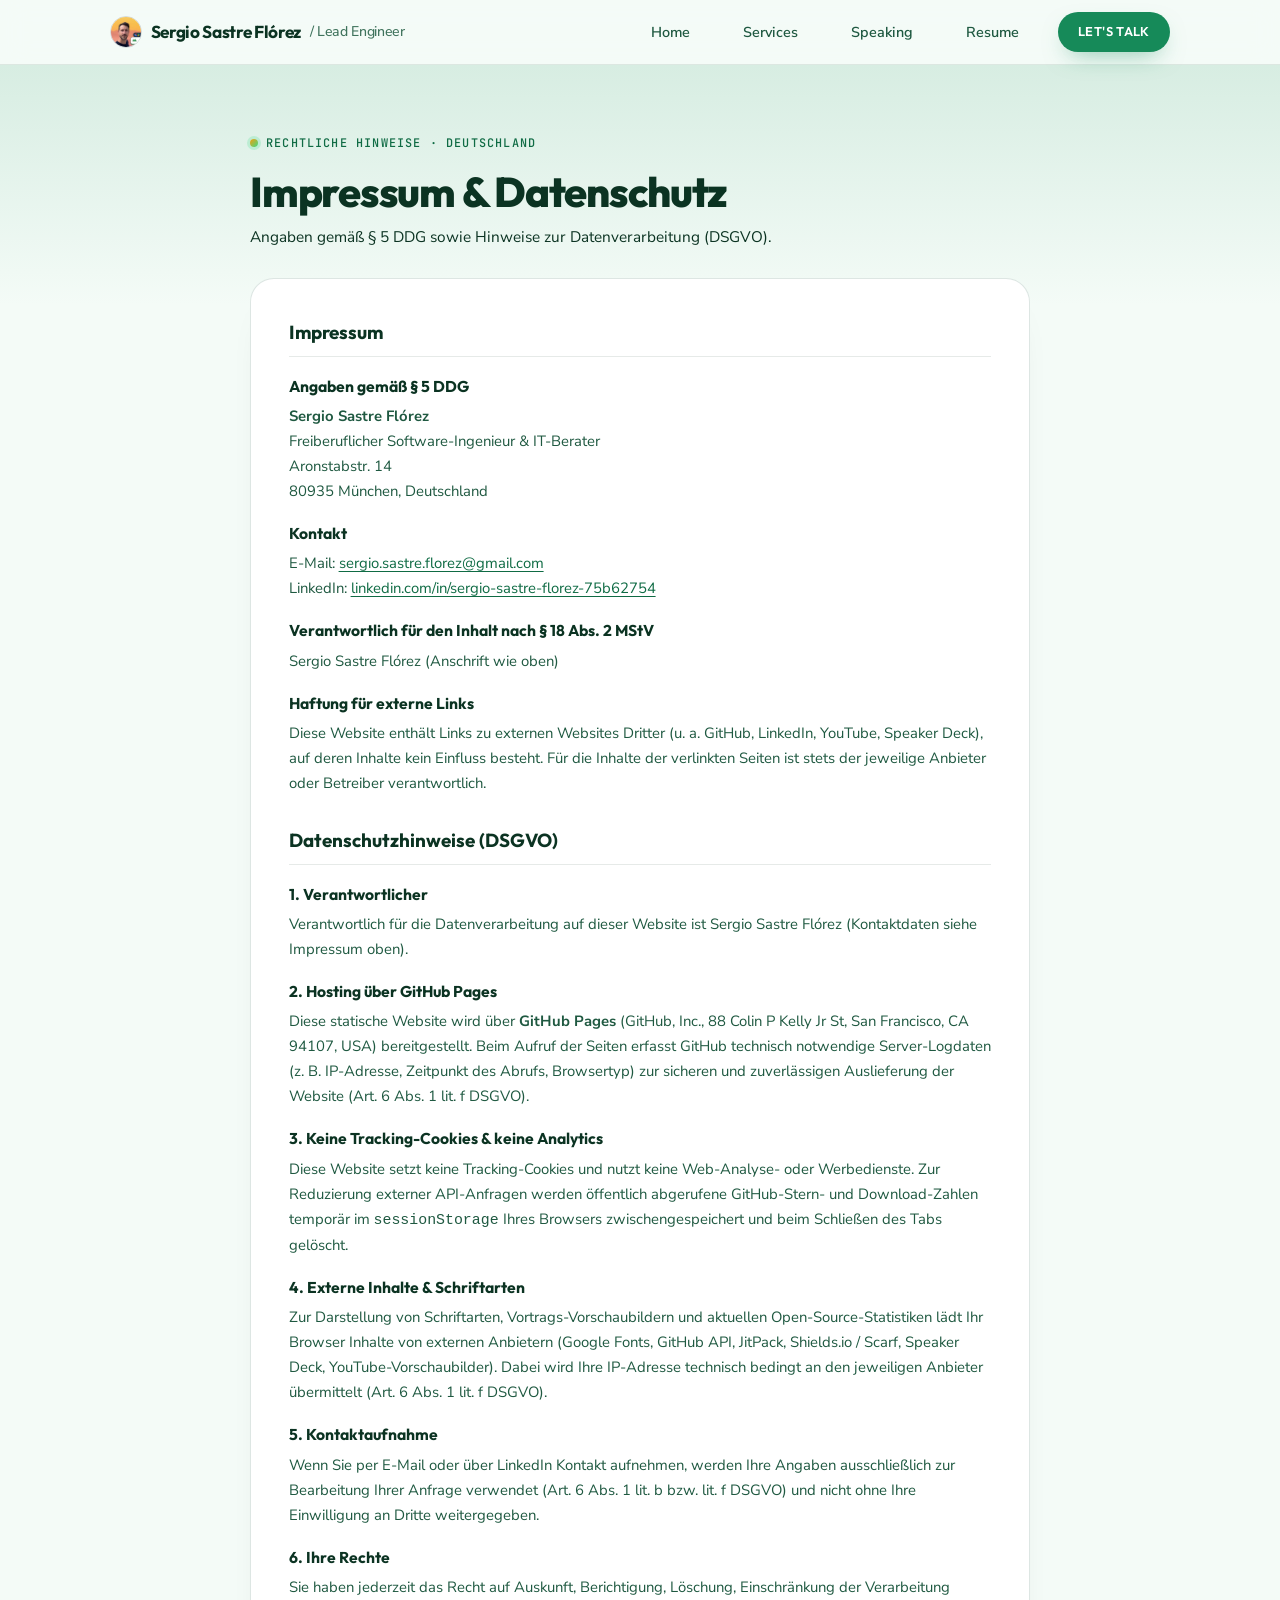
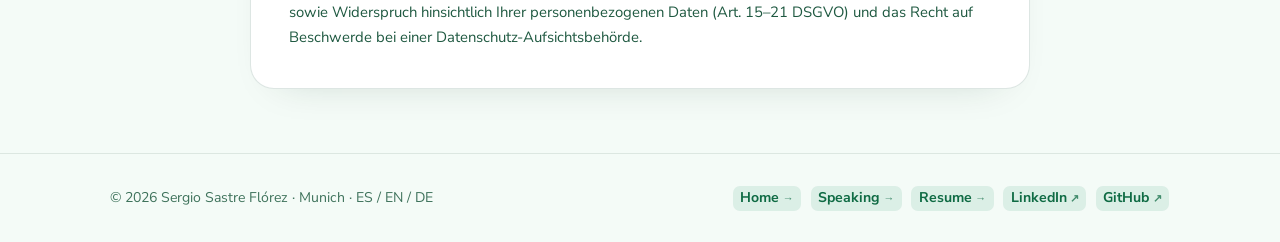
<file: impressum.html>
<!doctype html>
<html lang="de">
<head>
  <meta charset="utf-8">
  <meta name="viewport" content="width=device-width, initial-scale=1">
  <meta name="robots" content="noindex, follow">
  <title>Impressum &amp; Datenschutz — Sergio Sastre Flórez</title>
  <meta name="description" content="Impressum gemäß § 5 DDG und Datenschutzhinweise für die Website von Sergio Sastre Flórez.">

  <link rel="preconnect" href="https://fonts.googleapis.com">
  <link rel="preconnect" href="https://fonts.gstatic.com" crossorigin>
  <link
    href="https://fonts.googleapis.com/css2?family=JetBrains+Mono:wght@400;500&family=Nunito+Sans:opsz,wght@6..12,400;6..12,500;6..12,600;6..12,700&family=Outfit:wght@500;600;700;800&display=swap"
    rel="stylesheet"
  >
  <link rel="stylesheet" href="styles.css?v=63">
  <style>
    .legal-section {
      padding-block: clamp(2.5rem, 5vw, 4rem);
      background: linear-gradient(180deg, var(--sand-bg) 0%, var(--white) 240px);
    }

    .legal-shell {
      max-width: 780px;
      margin-inline: auto;
    }

    .legal-header {
      margin-bottom: 1.75rem;
    }

    .legal-title {
      font-family: var(--font-display);
      font-size: clamp(1.9rem, 3.8vw, 2.6rem);
      font-weight: 800;
      letter-spacing: -0.03em;
      line-height: 1.12;
      margin: 0 0 0.5rem;
      color: var(--ink-950);
    }

    .legal-sub {
      margin: 0;
      font-size: 0.96rem;
      color: var(--ink-600);
    }

    .legal-card {
      background: var(--pure-white);
      border: 1px solid rgba(19, 80, 56, 0.14);
      border-radius: var(--radius-lg);
      padding: clamp(1.5rem, 3.2vw, 2.35rem);
      box-shadow: 0 18px 40px -30px rgba(11, 51, 34, 0.22);
      display: flex;
      flex-direction: column;
      gap: 1.75rem;
    }

    .legal-block h2 {
      font-family: var(--font-display);
      font-size: 1.18rem;
      font-weight: 700;
      color: var(--ink-950);
      margin: 0 0 0.65rem;
      padding-bottom: 0.45rem;
      border-bottom: 1px solid var(--rule);
    }

    .legal-block h3 {
      font-family: var(--font-display);
      font-size: 0.98rem;
      font-weight: 700;
      color: var(--ink-900);
      margin: 1rem 0 0.3rem;
    }

    .legal-block p {
      margin: 0 0 0.6rem;
      font-size: 0.93rem;
      line-height: 1.68;
      color: var(--ink-700);
    }

    .legal-block p:last-child {
      margin-bottom: 0;
    }

    .legal-block a {
      color: var(--cobalt-700);
      text-decoration: underline;
      text-underline-offset: 3px;
    }
  </style>
</head>
<body id="top">
  <a class="skip-link" href="#main-content">Zum Inhalt springen</a>

  <header class="site-header">
    <div class="container header-inner">
      <a href="index.html" class="brand" id="brand-link">
        <img src="assets/sergio-avatar.jpg" alt="" class="brand-mark" width="32" height="32" aria-hidden="true">
        <span>Sergio Sastre Flórez</span>
        <span class="brand-role">/ Lead Engineer</span>
      </a>

      <nav class="header-nav" aria-label="Primary navigation">
        <a href="index.html" class="nav-pill">Home</a>
        <a href="index.html#services" class="nav-pill">Services</a>
        <a href="speaking.html" class="nav-pill">Speaking</a>
        <a href="resume.html" class="nav-pill">Resume</a>
        <a href="index.html#contact" class="btn btn--primary btn--sm">Let's Talk</a>
      </nav>
    </div>
  </header>

  <main id="main-content">
    <section class="legal-section">
      <div class="container">
        <div class="legal-shell">
          <div class="legal-header">
            <div class="quality-eyebrow">Rechtliche Hinweise &middot; Deutschland</div>
            <h1 class="legal-title">Impressum &amp; Datenschutz</h1>
            <p class="legal-sub">Angaben gemäß § 5 DDG sowie Hinweise zur Datenverarbeitung (DSGVO).</p>
          </div>

          <div class="legal-card">
            <div class="legal-block">
              <h2>Impressum</h2>

              <h3>Angaben gemäß § 5 DDG</h3>
              <p>
                <strong>Sergio Sastre Flórez</strong><br>
                Freiberuflicher Software-Ingenieur &amp; IT-Berater<br>
                Aronstabstr. 14<br>
                80935 München, Deutschland
              </p>

              <h3>Kontakt</h3>
              <p>
                E-Mail: <a href="mailto:sergio.sastre.florez@gmail.com">sergio.sastre.florez@gmail.com</a><br>
                LinkedIn: <a href="https://www.linkedin.com/in/sergio-sastre-florez-75b62754/" target="_blank" rel="noopener noreferrer">linkedin.com/in/sergio-sastre-florez-75b62754</a>
              </p>

              <h3>Verantwortlich für den Inhalt nach § 18 Abs. 2 MStV</h3>
              <p>
                Sergio Sastre Flórez (Anschrift wie oben)
              </p>

              <h3>Haftung für externe Links</h3>
              <p>
                Diese Website enthält Links zu externen Websites Dritter (u. a. GitHub, LinkedIn, YouTube, Speaker Deck),
                auf deren Inhalte kein Einfluss besteht. Für die Inhalte der verlinkten Seiten ist stets der jeweilige
                Anbieter oder Betreiber verantwortlich.
              </p>
            </div>

            <div class="legal-block" id="datenschutz">
              <h2>Datenschutzhinweise (DSGVO)</h2>

              <h3>1. Verantwortlicher</h3>
              <p>
                Verantwortlich für die Datenverarbeitung auf dieser Website ist Sergio Sastre Flórez (Kontaktdaten siehe Impressum oben).
              </p>

              <h3>2. Hosting über GitHub Pages</h3>
              <p>
                Diese statische Website wird über <strong>GitHub Pages</strong> (GitHub, Inc., 88 Colin P Kelly Jr St,
                San Francisco, CA 94107, USA) bereitgestellt. Beim Aufruf der Seiten erfasst GitHub technisch notwendige
                Server-Logdaten (z. B. IP-Adresse, Zeitpunkt des Abrufs, Browsertyp) zur sicheren und zuverlässigen
                Auslieferung der Website (Art. 6 Abs. 1 lit. f DSGVO).
              </p>

              <h3>3. Keine Tracking-Cookies &amp; keine Analytics</h3>
              <p>
                Diese Website setzt keine Tracking-Cookies und nutzt keine Web-Analyse- oder Werbedienste.
                Zur Reduzierung externer API-Anfragen werden öffentlich abgerufene GitHub-Stern- und Download-Zahlen
                temporär im <code>sessionStorage</code> Ihres Browsers zwischengespeichert und beim Schließen des Tabs gelöscht.
              </p>

              <h3>4. Externe Inhalte &amp; Schriftarten</h3>
              <p>
                Zur Darstellung von Schriftarten, Vortrags-Vorschaubildern und aktuellen Open-Source-Statistiken lädt Ihr
                Browser Inhalte von externen Anbietern (Google Fonts, GitHub API, JitPack, Shields.io / Scarf, Speaker Deck,
                YouTube-Vorschaubilder). Dabei wird Ihre IP-Adresse technisch bedingt an den jeweiligen Anbieter übermittelt
                (Art. 6 Abs. 1 lit. f DSGVO).
              </p>

              <h3>5. Kontaktaufnahme</h3>
              <p>
                Wenn Sie per E-Mail oder über LinkedIn Kontakt aufnehmen, werden Ihre Angaben ausschließlich zur Bearbeitung
                Ihrer Anfrage verwendet (Art. 6 Abs. 1 lit. b bzw. lit. f DSGVO) und nicht ohne Ihre Einwilligung an Dritte
                weitergegeben.
              </p>

              <h3>6. Ihre Rechte</h3>
              <p>
                Sie haben jederzeit das Recht auf Auskunft, Berichtigung, Löschung, Einschränkung der Verarbeitung sowie
                Widerspruch hinsichtlich Ihrer personenbezogenen Daten (Art. 15–21 DSGVO) und das Recht auf Beschwerde bei
                einer Datenschutz-Aufsichtsbehörde.
              </p>
            </div>
          </div>
        </div>
      </div>
    </section>
  </main>

  <footer class="site-footer">
    <div class="container footer-inner">
      <div>&copy; <span id="current-year">2026</span> Sergio Sastre Flórez &middot; Munich &middot; ES / EN / DE</div>
      <div class="footer-links">
        <a href="index.html" class="link-chip link-chip--internal">Home</a>
        <a href="speaking.html" class="link-chip link-chip--internal">Speaking</a>
        <a href="resume.html" class="link-chip link-chip--internal">Resume</a>
        <a href="https://www.linkedin.com/in/sergio-sastre-florez-75b62754/" target="_blank" rel="noopener noreferrer" class="link-chip">LinkedIn</a>
        <a href="https://github.com/sergio-sastre" target="_blank" rel="noopener noreferrer" class="link-chip">GitHub</a>
      </div>
    </div>
  </footer>

  <script src="script.js?v=15" defer></script>
</body>
</html>
</file>
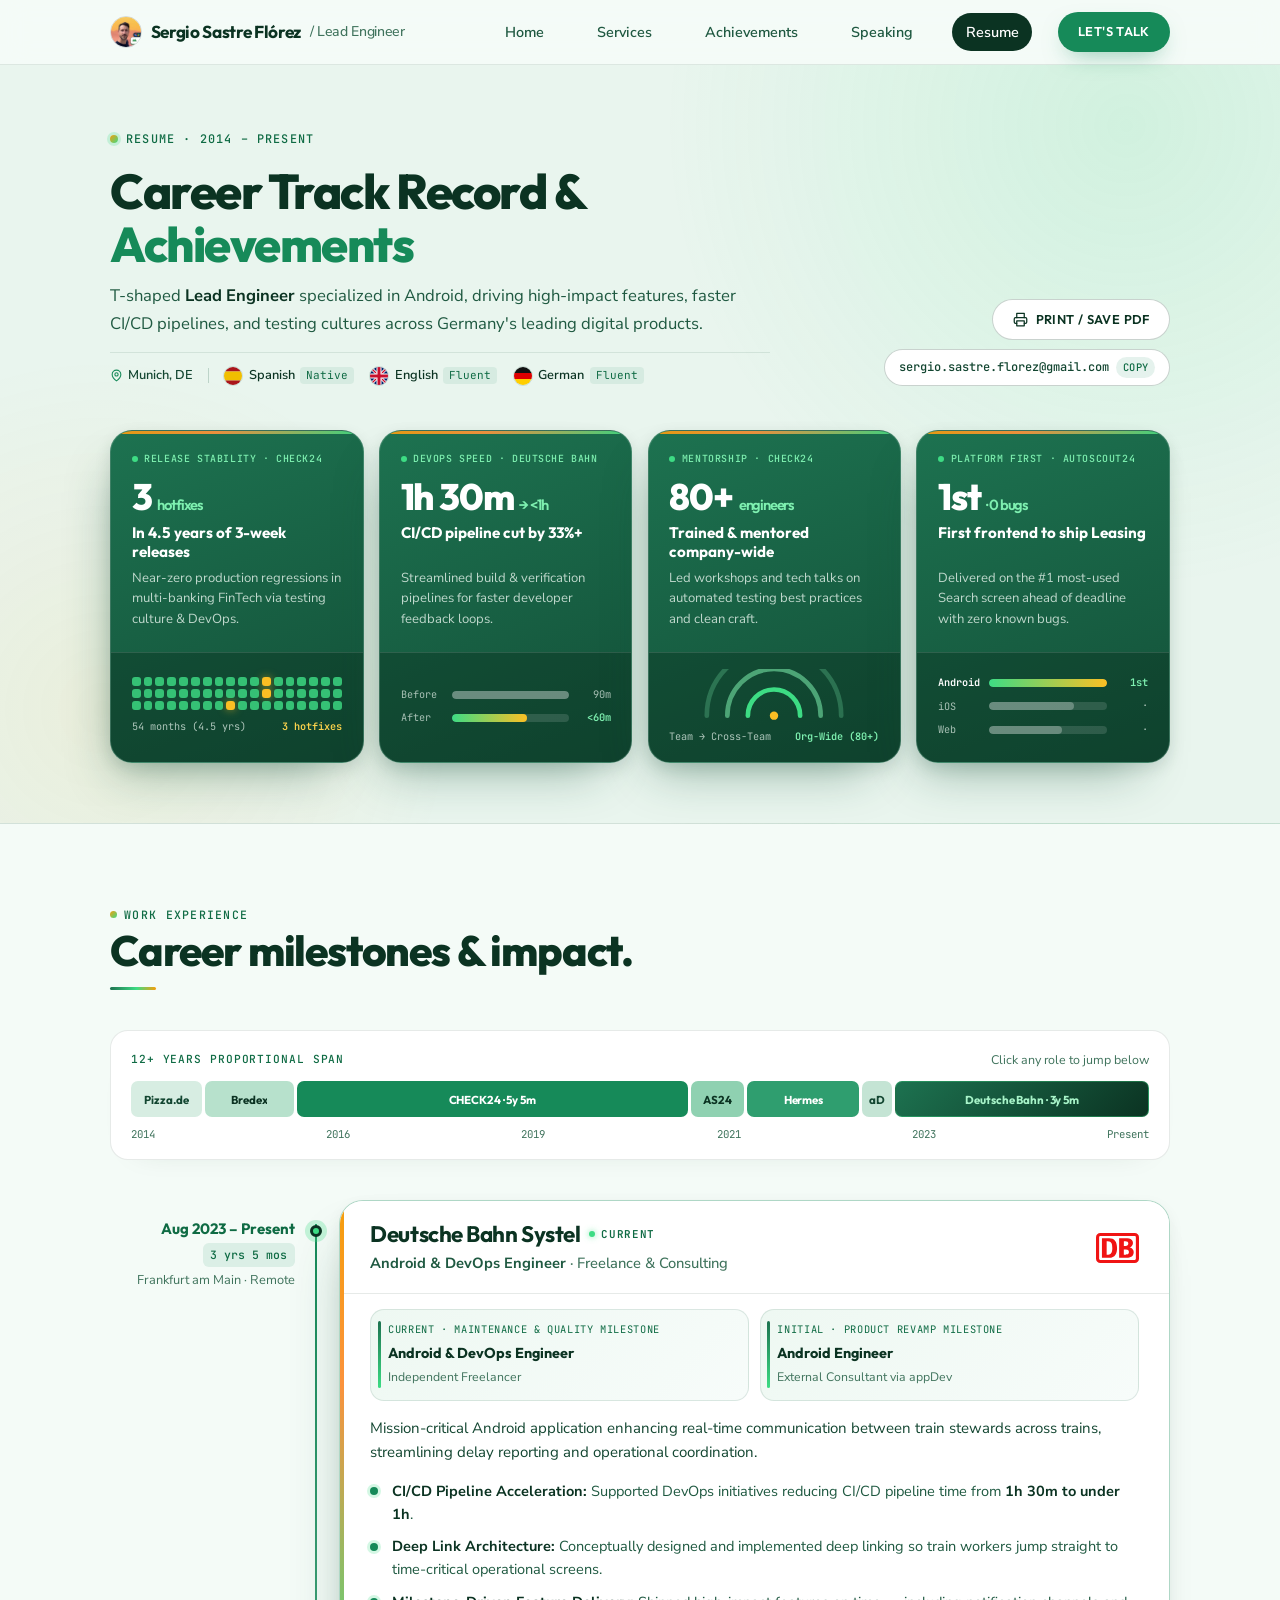
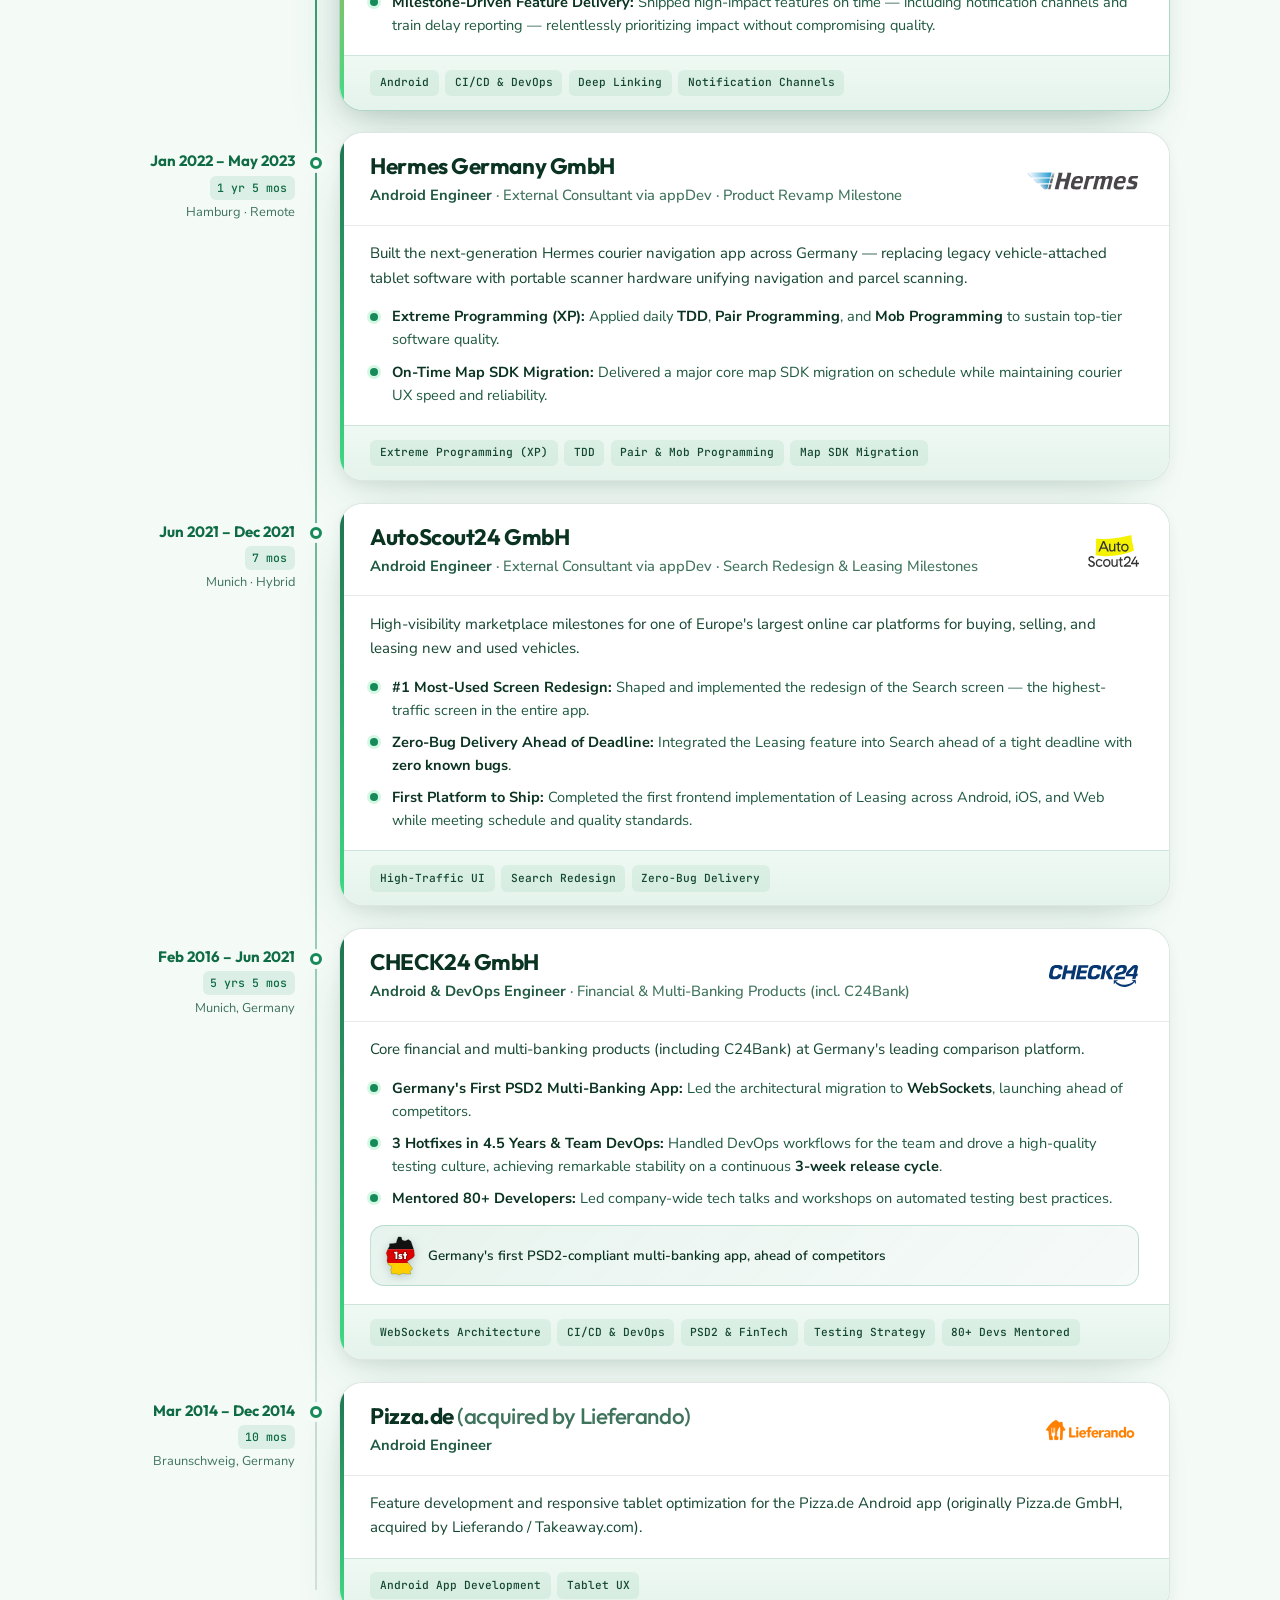
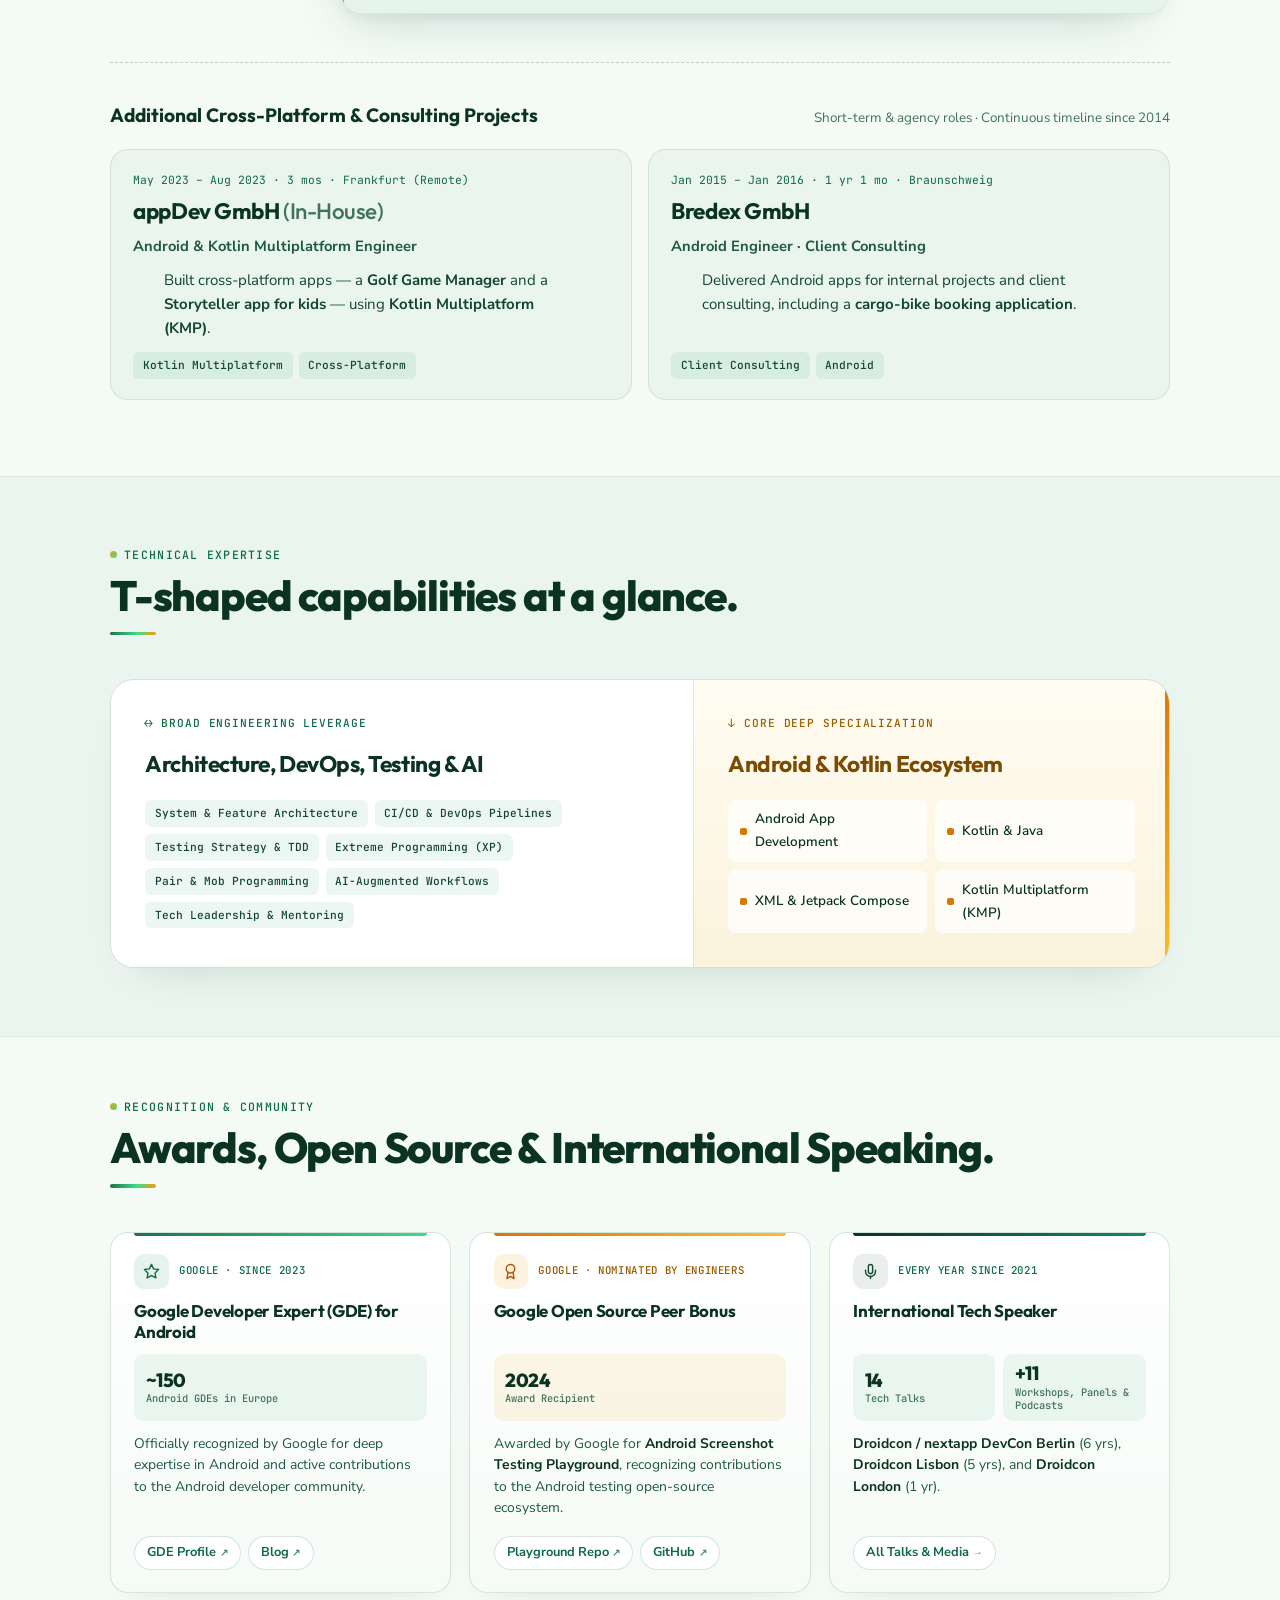
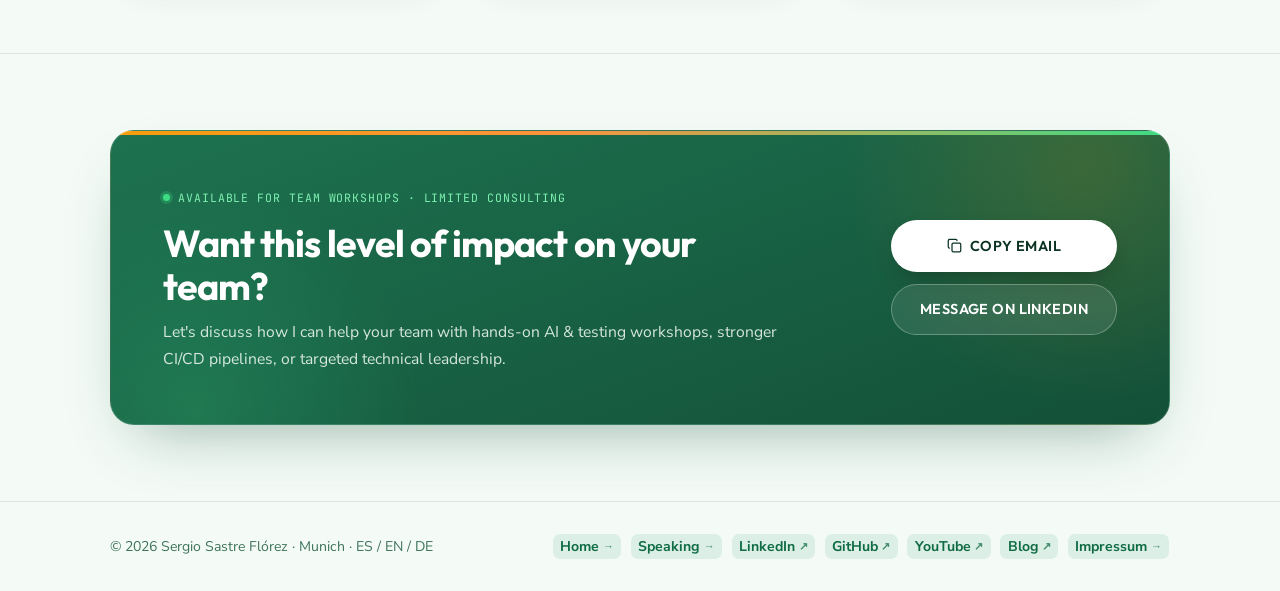
<file: resume.html>
<!doctype html>
<html lang="en">
<head>
  <meta charset="utf-8">
  <meta name="viewport" content="width=device-width, initial-scale=1">
  <title>Resume &amp; Career Achievements — Sergio Sastre Flórez</title>
  <meta
    name="description"
    content="Career achievements, work experience, and T-shaped technical expertise of Sergio Sastre Flórez — Lead Engineer & Freelance Consultant across Deutsche Bahn, Hermes, AutoScout24, CHECK24, and Lieferando."
  >
  <meta name="author" content="Sergio Sastre Flórez">
  <meta property="og:type" content="profile">
  <meta property="og:title" content="Resume & Achievements — Sergio Sastre Flórez · Lead Engineer">
  <meta
    property="og:description"
    content="Career achievements and work history across Deutsche Bahn Systel, Hermes Germany, AutoScout24, CHECK24, and Lieferando."
  >
  <meta property="og:url" content="https://sergio-sastre.github.io/IT-Consulting-Training/resume.html">

  <link rel="preconnect" href="https://fonts.googleapis.com">
  <link rel="preconnect" href="https://fonts.gstatic.com" crossorigin>
  <link
    href="https://fonts.googleapis.com/css2?family=JetBrains+Mono:wght@400;500&family=Nunito+Sans:opsz,wght@6..12,400;6..12,500;6..12,600;6..12,700&family=Outfit:wght@500;600;700;800&display=swap"
    rel="stylesheet"
  >
  <link rel="stylesheet" href="styles.css?v=63">
  <link rel="stylesheet" href="resume.css?v=17">

  <script type="application/ld+json">
    {
      "@context": "https://schema.org",
      "@type": "ProfilePage",
      "mainEntity": {
        "@type": "Person",
        "name": "Sergio Sastre Flórez",
        "jobTitle": "Lead Engineer & Freelance Consultant",
        "email": "mailto:sergio.sastre.florez@gmail.com",
        "knowsLanguage": ["Spanish", "English", "German"],
        "address": {
          "@type": "PostalAddress",
          "addressLocality": "Munich",
          "addressCountry": "DE"
        }
      }
    }
  </script>
</head>
<body id="top">
  <a class="skip-link" href="#main-content">Skip to main content</a>

  <!-- Header -->
  <header class="site-header">
    <div class="container header-inner">
      <a href="index.html" class="brand" id="brand-link">
        <img src="assets/sergio-avatar.jpg" alt="" class="brand-mark" width="32" height="32" aria-hidden="true">
        <span>Sergio Sastre Flórez</span>
        <span class="brand-role">/ Lead Engineer</span>
      </a>

      <nav class="header-nav" aria-label="Primary navigation">
        <a href="index.html" class="nav-pill">Home</a>
        <a href="index.html#services" class="nav-pill">Services</a>
        <a href="index.html#credibility" class="nav-pill">Achievements</a>
        <a href="speaking.html" class="nav-pill">Speaking</a>
        <a href="resume.html" class="nav-pill nav-pill--active" aria-current="page">Resume</a>
        <a
          href="#contact"
          class="btn btn--primary btn--sm"
        >
          Let's Talk
        </a>
      </nav>
    </div>
  </header>

  <main id="main-content">
    <!-- 1. Focused Resume Header + Signature Achievements -->
    <section class="resume-hero">
      <div class="container">
        <div class="resume-header-bar">
          <div class="resume-header-copy">
            <div class="quality-eyebrow">Resume &middot; 2014 &ndash; Present</div>
            <h1 class="resume-headline">
              Career Track Record &amp; <span class="resume-headline-accent">Achievements</span>
            </h1>
            <p class="resume-lead">
              T-shaped <strong>Lead Engineer</strong> specialized in Android, driving high-impact features,
              faster CI/CD pipelines, and testing cultures across Germany's leading digital products.
            </p>
            <div class="resume-meta-strip" aria-label="Location and working languages">
              <span class="resume-meta-loc">
                <svg width="13" height="13" viewBox="0 0 24 24" fill="none" stroke="currentColor" stroke-width="2" stroke-linecap="round" stroke-linejoin="round" aria-hidden="true">
                  <path d="M20 10c0 6-8 12-8 12s-8-6-8-12a8 8 0 0 1 16 0Z" />
                  <circle cx="12" cy="10" r="3" />
                </svg>
                <span>Munich, DE</span>
              </span>
              <span class="resume-meta-divider" aria-hidden="true"></span>
              <span class="resume-lang-list">
                <span class="resume-lang-item">
                  <span class="flag-badge flag-badge--xs" aria-hidden="true">
                    <svg viewBox="0 0 36 36">
                      <rect width="36" height="9" y="0" fill="#AA151B" />
                      <rect width="36" height="18" y="9" fill="#F1BF00" />
                      <rect width="36" height="9" y="27" fill="#AA151B" />
                    </svg>
                  </span>
                  <strong>Spanish</strong> <span class="resume-lang-level">Native</span>
                </span>
                <span class="resume-lang-item">
                  <span class="flag-badge flag-badge--xs" aria-hidden="true">
                    <svg viewBox="0 0 36 36">
                      <rect width="36" height="36" fill="#012169" />
                      <path d="M0 0L36 36M36 0L0 36" stroke="#FFFFFF" stroke-width="6" />
                      <path d="M0 0L36 36M36 0L0 36" stroke="#C8102E" stroke-width="2.5" />
                      <path d="M18 0V36M0 18H36" stroke="#FFFFFF" stroke-width="10" />
                      <path d="M18 0V36M0 18H36" stroke="#C8102E" stroke-width="6" />
                    </svg>
                  </span>
                  <strong>English</strong> <span class="resume-lang-level">Fluent</span>
                </span>
                <span class="resume-lang-item">
                  <span class="flag-badge flag-badge--xs" aria-hidden="true">
                    <svg viewBox="0 0 36 36">
                      <rect width="36" height="12" y="0" fill="#111111" />
                      <rect width="36" height="12" y="12" fill="#DD0000" />
                      <rect width="36" height="12" y="24" fill="#FFCE00" />
                    </svg>
                  </span>
                  <strong>German</strong> <span class="resume-lang-level">Fluent</span>
                </span>
              </span>
            </div>
          </div>

          <div class="resume-header-actions">
            <button type="button" class="btn btn--outline btn--sm" id="print-resume-btn">
              <svg class="btn-icon" width="15" height="15" viewBox="0 0 24 24" fill="none" stroke="currentColor" stroke-width="2" stroke-linecap="round" stroke-linejoin="round" aria-hidden="true">
                <polyline points="6 9 6 2 18 2 18 9" />
                <path d="M6 18H4a2 2 0 0 1-2-2v-5a2 2 0 0 1 2-2h16a2 2 0 0 1 2 2v5a2 2 0 0 1-2 2h-2" />
                <rect x="6" y="14" width="12" height="8" />
              </svg>
              Print / Save PDF
            </button>
            <button
              type="button"
              class="copy-email-btn"
              id="copy-email-btn"
              data-email="sergio.sastre.florez@gmail.com"
              aria-label="Copy email address sergio.sastre.florez@gmail.com"
            >
              <span>sergio.sastre.florez@gmail.com</span>
              <span class="copy-badge" id="copy-email-status">Copy</span>
            </button>
          </div>
        </div>

        <!-- Signature Career Achievements Strip (with Micro Data-Visuals) -->
        <div class="impact-grid" aria-label="Headline career achievements">
          <article class="impact-card">
            <span class="impact-eyebrow">Release Stability &middot; CHECK24</span>
            <div class="impact-number">3 <span class="impact-number-sub">hotfixes</span></div>
            <h2 class="impact-label">In 4.5 years of 3-week releases</h2>
            <p class="impact-desc">
              Near-zero production regressions in multi-banking FinTech via testing culture &amp; DevOps.
            </p>
            <div class="impact-viz" aria-label="Release stability across 54 months (4.5 years) with only 3 hotfixes">
              <div class="viz-release-grid" id="viz-release-grid" aria-hidden="true"></div>
              <div class="viz-caption">
                <span>54 months (4.5 yrs)</span>
                <span class="viz-caption-amber">3 hotfixes</span>
              </div>
            </div>
          </article>

          <article class="impact-card">
            <span class="impact-eyebrow">DevOps Speed &middot; Deutsche Bahn</span>
            <div class="impact-number">1h 30m <span class="impact-number-sub">&rarr; &lt;1h</span></div>
            <h2 class="impact-label">CI/CD pipeline cut by 33%+</h2>
            <p class="impact-desc">
              Streamlined build &amp; verification pipelines for faster developer feedback loops.
            </p>
            <div class="impact-viz" aria-label="Pipeline duration reduced from 90 minutes to under 60 minutes">
              <div class="viz-bars" aria-hidden="true">
                <div class="viz-bar-row">
                  <span class="viz-bar-label">Before</span>
                  <div class="viz-bar-track">
                    <div class="viz-bar-fill viz-bar-fill--muted" style="width: 100%"></div>
                  </div>
                  <span class="viz-bar-val">90m</span>
                </div>
                <div class="viz-bar-row">
                  <span class="viz-bar-label">After</span>
                  <div class="viz-bar-track">
                    <div class="viz-bar-fill viz-bar-fill--accent" style="width: 64%"></div>
                  </div>
                  <span class="viz-bar-val viz-bar-val--accent">&lt;60m</span>
                </div>
              </div>
            </div>
          </article>

          <article class="impact-card">
            <span class="impact-eyebrow">Mentorship &middot; CHECK24</span>
            <div class="impact-number">80+ <span class="impact-number-sub">engineers</span></div>
            <h2 class="impact-label">Trained &amp; mentored company-wide</h2>
            <p class="impact-desc">
              Led workshops and tech talks on automated testing best practices and clean craft.
            </p>
            <div class="impact-viz" aria-label="Mentorship reach expanding from team to cross-team to 80+ engineers company-wide">
              <div class="viz-arcs-wrap" aria-hidden="true">
                <svg class="viz-arcs-svg" viewBox="0 0 180 56" fill="none" xmlns="http://www.w3.org/2000/svg">
                  <path d="M 18 50 A 72 72 0 0 1 162 50" stroke="rgba(22, 138, 89, 0.22)" stroke-width="5" stroke-linecap="round" />
                  <path d="M 40 50 A 50 50 0 0 1 140 50" stroke="rgba(22, 138, 89, 0.52)" stroke-width="5" stroke-linecap="round" />
                  <path d="M 62 50 A 28 28 0 0 1 118 50" stroke="#168a59" stroke-width="5" stroke-linecap="round" />
                  <circle cx="90" cy="50" r="4.5" fill="#0b3322" />
                </svg>
              </div>
              <div class="viz-caption">
                <span>Team &rarr; Cross-Team</span>
                <span class="viz-caption-accent">Org-Wide (80+)</span>
              </div>
            </div>
          </article>

          <article class="impact-card">
            <span class="impact-eyebrow">Platform First &middot; AutoScout24</span>
            <div class="impact-number">1st <span class="impact-number-sub">&middot; 0 bugs</span></div>
            <h2 class="impact-label">First frontend to ship Leasing</h2>
            <p class="impact-desc">
              Delivered on the #1 most-used Search screen ahead of deadline with zero known bugs.
            </p>
            <div class="impact-viz" aria-label="Android shipped Leasing first ahead of iOS and Web">
              <div class="viz-lanes" aria-hidden="true">
                <div class="viz-lane-row">
                  <span class="viz-bar-label viz-bar-label--strong">Android</span>
                  <div class="viz-bar-track">
                    <div class="viz-bar-fill viz-bar-fill--accent" style="width: 100%"></div>
                  </div>
                  <span class="viz-bar-val viz-bar-val--accent">1st</span>
                </div>
                <div class="viz-lane-row">
                  <span class="viz-bar-label">iOS</span>
                  <div class="viz-bar-track">
                    <div class="viz-bar-fill viz-bar-fill--muted" style="width: 72%"></div>
                  </div>
                  <span class="viz-bar-val">&middot;</span>
                </div>
                <div class="viz-lane-row">
                  <span class="viz-bar-label">Web</span>
                  <div class="viz-bar-track">
                    <div class="viz-bar-fill viz-bar-fill--muted" style="width: 62%"></div>
                  </div>
                  <span class="viz-bar-val">&middot;</span>
                </div>
              </div>
            </div>
          </article>
        </div>
      </div>
    </section>

    <!-- 2. Interactive Career Timeline -->
    <section class="experience-section" id="experience">
      <div class="container">
        <div class="experience-toolbar">
          <div>
            <span class="section-eyebrow">Work Experience</span>
            <h2 class="section-title">Career milestones &amp; impact.</h2>
          </div>
        </div>

        <!-- Proportional Career Span Ribbon (2014 - Present) -->
        <div class="career-ribbon-card reveal" aria-label="Proportional career timeline from 2014 to present">
          <div class="career-ribbon-header">
            <span class="career-ribbon-title"><span data-years-since="2014-03">12+</span> Years Proportional Span</span>
            <span class="career-ribbon-hint">Click any role to jump below</span>
          </div>

          <div class="career-ribbon-bar" role="list">
            <button
              type="button"
              class="ribbon-seg ribbon-seg--s1"
              style="flex-grow: 10"
              data-jump="#exp-lieferando"
              data-tooltip="Pizza.de / Lieferando · Mar–Dec 2014 (10 mos)"
              aria-label="Jump to Pizza.de / Lieferando, 10 months"
              role="listitem"
            >
              <span class="ribbon-seg-label">Pizza.de</span>
            </button>
            <button
              type="button"
              class="ribbon-seg ribbon-seg--s2"
              style="flex-grow: 13"
              data-jump="#exp-bredex"
              data-tooltip="Bredex GmbH · Jan 2015–Jan 2016 (1 yr 1 mo)"
              aria-label="Jump to Bredex GmbH, 1 year 1 month"
              role="listitem"
            >
              <span class="ribbon-seg-label">Bredex</span>
            </button>
            <button
              type="button"
              class="ribbon-seg ribbon-seg--s3"
              style="flex-grow: 65"
              data-jump="#exp-check24"
              data-tooltip="CHECK24 GmbH · Feb 2016–Jun 2021 (5 yrs 5 mos)"
              aria-label="Jump to CHECK24 GmbH, 5 years 5 months"
              role="listitem"
            >
              <span class="ribbon-seg-label">CHECK24 &middot; 5y 5m</span>
            </button>
            <button
              type="button"
              class="ribbon-seg ribbon-seg--s4"
              style="flex-grow: 7"
              data-jump="#exp-autoscout24"
              data-tooltip="AutoScout24 · Jun–Dec 2021 (7 mos)"
              aria-label="Jump to AutoScout24, 7 months"
              role="listitem"
            >
              <span class="ribbon-seg-label">AS24</span>
            </button>
            <button
              type="button"
              class="ribbon-seg ribbon-seg--s5"
              style="flex-grow: 17"
              data-jump="#exp-hermes"
              data-tooltip="Hermes Germany · Jan 2022–May 2023 (1 yr 5 mos)"
              aria-label="Jump to Hermes Germany, 1 year 5 months"
              role="listitem"
            >
              <span class="ribbon-seg-label">Hermes</span>
            </button>
            <button
              type="button"
              class="ribbon-seg ribbon-seg--s6"
              style="flex-grow: 3"
              data-jump="#exp-appdev"
              data-tooltip="appDev GmbH · May–Aug 2023 (3 mos)"
              aria-label="Jump to appDev GmbH, 3 months"
              role="listitem"
            >
              <span class="ribbon-seg-label">aD</span>
            </button>
            <button
              type="button"
              class="ribbon-seg ribbon-seg--current"
              style="flex-grow: 40"
              data-jump="#exp-db"
              data-ribbon-start="2023-08"
              data-tooltip="Deutsche Bahn Systel · Aug 2023–Present"
              aria-label="Jump to Deutsche Bahn Systel, Aug 2023 to Present"
              role="listitem"
            >
              <span class="ribbon-seg-label" data-ribbon-label="Deutsche Bahn">Deutsche Bahn</span>
            </button>
          </div>

          <div class="career-ribbon-axis" aria-hidden="true">
            <span>2014</span>
            <span>2016</span>
            <span>2019</span>
            <span>2021</span>
            <span>2023</span>
            <span>Present</span>
          </div>
        </div>

        <!-- Major Engagements Timeline -->
        <div class="timeline" id="major-timeline">
          <!-- 1. Deutsche Bahn Systel -->
          <article
            class="exp-entry exp-entry--current reveal"
            id="exp-db"
            data-categories="major architecture consulting quality"
          >
            <div class="exp-rail">
              <span class="exp-period">Aug 2023 &ndash; Present</span>
              <span class="exp-duration" data-duration-start="2023-08">2 yrs+</span>
              <span class="exp-location">Frankfurt am Main &middot; Remote</span>
            </div>

            <div class="exp-card">
              <div class="exp-header">
                <div class="exp-title-group">
                  <div class="exp-company-row">
                    <h3 class="exp-company">Deutsche Bahn Systel</h3>
                    <span class="exp-status-pill">
                      <span class="exp-status-dot" aria-hidden="true"></span>
                      Current
                    </span>
                  </div>
                  <p class="exp-role">
                    Android &amp; DevOps Engineer
                    <span class="exp-role-mode">&middot; Freelance &amp; Consulting</span>
                  </p>
                </div>

                <div class="exp-logo-slot">
                  <img src="assets/logo-deutsche-bahn.svg" alt="Deutsche Bahn" class="exp-logo exp-logo--db">
                </div>
              </div>

              <div class="exp-milestones exp-milestones--dual" aria-label="Project milestones at Deutsche Bahn Systel">
                <div class="exp-milestone-box">
                  <span class="exp-milestone-eyebrow">Current &middot; Maintenance &amp; Quality Milestone</span>
                  <span class="exp-milestone-role">Android &amp; DevOps Engineer</span>
                  <span class="exp-milestone-meta">Independent Freelancer</span>
                </div>
                <div class="exp-milestone-box">
                  <span class="exp-milestone-eyebrow">Initial &middot; Product Revamp Milestone</span>
                  <span class="exp-milestone-role">Android Engineer</span>
                  <span class="exp-milestone-meta">External Consultant via appDev</span>
                </div>
              </div>

              <p class="exp-summary">
                Mission-critical Android application enhancing real-time communication between train stewards across trains, streamlining delay reporting and operational coordination.
              </p>

              <ul class="exp-highlights">
                <li>
                  <strong>CI/CD Pipeline Acceleration:</strong> Supported DevOps initiatives reducing CI/CD pipeline time from <strong>1h 30m to under 1h</strong>.
                </li>
                <li>
                  <strong>Deep Link Architecture:</strong> Conceptually designed and implemented deep linking so train workers jump straight to time-critical operational screens.
                </li>
                <li>
                  <strong>Milestone-Driven Feature Delivery:</strong> Shipped high-impact features on time &mdash; including notification channels and train delay reporting &mdash; relentlessly prioritizing impact without compromising quality.
                </li>
              </ul>

              <div class="exp-tags" aria-label="Technologies and practices">
                <span class="service-tag">Android</span>
                <span class="service-tag">CI/CD &amp; DevOps</span>
                <span class="service-tag">Deep Linking</span>
                <span class="service-tag">Notification Channels</span>
              </div>
            </div>
          </article>

          <!-- 2. Hermes Germany GmbH -->
          <article
            class="exp-entry reveal"
            id="exp-hermes"
            data-categories="major quality consulting"
          >
            <div class="exp-rail">
              <span class="exp-period">Jan 2022 &ndash; May 2023</span>
              <span class="exp-duration">1 yr 5 mos</span>
              <span class="exp-location">Hamburg &middot; Remote</span>
            </div>

            <div class="exp-card">
              <div class="exp-header">
                <div class="exp-title-group">
                  <h3 class="exp-company">Hermes Germany GmbH</h3>
                  <p class="exp-role">
                    Android Engineer
                    <span class="exp-role-mode">&middot; External Consultant via appDev &middot; Product Revamp Milestone</span>
                  </p>
                </div>

                <div class="exp-logo-slot">
                  <img src="assets/logo-hermes.svg" alt="Hermes Germany" class="exp-logo exp-logo--hermes">
                </div>
              </div>

              <p class="exp-summary">
                Built the next-generation Hermes courier navigation app across Germany &mdash; replacing legacy vehicle-attached tablet software with portable scanner hardware unifying navigation and parcel scanning.
              </p>

              <ul class="exp-highlights">
                <li>
                  <strong>Extreme Programming (XP):</strong> Applied daily <strong>TDD</strong>, <strong>Pair Programming</strong>, and <strong>Mob Programming</strong> to sustain top-tier software quality.
                </li>
                <li>
                  <strong>On-Time Map SDK Migration:</strong> Delivered a major core map SDK migration on schedule while maintaining courier UX speed and reliability.
                </li>
              </ul>

              <div class="exp-tags" aria-label="Technologies and practices">
                <span class="service-tag">Extreme Programming (XP)</span>
                <span class="service-tag">TDD</span>
                <span class="service-tag">Pair &amp; Mob Programming</span>
                <span class="service-tag">Map SDK Migration</span>
              </div>
            </div>
          </article>

          <!-- 3. AutoScout24 GmbH -->
          <article
            class="exp-entry reveal"
            id="exp-autoscout24"
            data-categories="major architecture consulting"
          >
            <div class="exp-rail">
              <span class="exp-period">Jun 2021 &ndash; Dec 2021</span>
              <span class="exp-duration">7 mos</span>
              <span class="exp-location">Munich &middot; Hybrid</span>
            </div>

            <div class="exp-card">
              <div class="exp-header">
                <div class="exp-title-group">
                  <h3 class="exp-company">AutoScout24 GmbH</h3>
                  <p class="exp-role">
                    Android Engineer
                    <span class="exp-role-mode">&middot; External Consultant via appDev &middot; Search Redesign &amp; Leasing Milestones</span>
                  </p>
                </div>

                <div class="exp-logo-slot">
                  <img src="assets/logo-autoscout24.svg" alt="AutoScout24" class="exp-logo exp-logo--as24">
                </div>
              </div>

              <p class="exp-summary">
                High-visibility marketplace milestones for one of Europe's largest online car platforms for buying, selling, and leasing new and used vehicles.
              </p>

              <ul class="exp-highlights">
                <li>
                  <strong>#1 Most-Used Screen Redesign:</strong> Shaped and implemented the redesign of the Search screen &mdash; the highest-traffic screen in the entire app.
                </li>
                <li>
                  <strong>Zero-Bug Delivery Ahead of Deadline:</strong> Integrated the Leasing feature into Search ahead of a tight deadline with <strong>zero known bugs</strong>.
                </li>
                <li>
                  <strong>First Platform to Ship:</strong> Completed the first frontend implementation of Leasing across Android, iOS, and Web while meeting schedule and quality standards.
                </li>
              </ul>

              <div class="exp-tags" aria-label="Technologies and practices">
                <span class="service-tag">High-Traffic UI</span>
                <span class="service-tag">Search Redesign</span>
                <span class="service-tag">Zero-Bug Delivery</span>
              </div>
            </div>
          </article>

          <!-- 4. CHECK24 GmbH -->
          <article
            class="exp-entry reveal"
            id="exp-check24"
            data-categories="major architecture quality"
          >
            <div class="exp-rail">
              <span class="exp-period">Feb 2016 &ndash; Jun 2021</span>
              <span class="exp-duration">5 yrs 5 mos</span>
              <span class="exp-location">Munich, Germany</span>
            </div>

            <div class="exp-card">
              <div class="exp-header">
                <div class="exp-title-group">
                  <h3 class="exp-company">CHECK24 GmbH</h3>
                  <p class="exp-role">
                    Android &amp; DevOps Engineer
                    <span class="exp-role-mode">&middot; Financial &amp; Multi-Banking Products (incl. C24Bank)</span>
                  </p>
                </div>

                <div class="exp-logo-slot">
                  <img src="assets/logo-check24.svg" alt="CHECK24" class="exp-logo exp-logo--check24">
                </div>
              </div>

              <p class="exp-summary">
                Core financial and multi-banking products (including C24Bank) at Germany's leading comparison platform.
              </p>

              <ul class="exp-highlights">
                <li>
                  <strong>Germany's First PSD2 Multi-Banking App:</strong> Led the architectural migration to <strong>WebSockets</strong>, launching ahead of competitors.
                </li>
                <li>
                  <strong>3 Hotfixes in 4.5 Years &amp; Team DevOps:</strong> Handled DevOps workflows for the team and drove a high-quality testing culture, achieving remarkable stability on a continuous <strong>3-week release cycle</strong>.
                </li>
                <li>
                  <strong>Mentored 80+ Developers:</strong> Led company-wide tech talks and workshops on automated testing best practices.
                </li>
              </ul>

              <div class="exp-callout">
                <span class="exp-callout-map" role="img" aria-label="Germany 1st">
                  <svg class="de-map-badge" viewBox="0 0 80 100" width="34" height="42" aria-hidden="true">
                    <defs>
                      <clipPath id="de-map-clip">
                        <path d="M36 4 L43 5 L45 12 L52 14 L60 11 L66 15 L69 24 L73 36 L75 49 L71 54 L63 59 L57 63 L64 72 L70 80 L64 87 L66 93 L57 93 L47 91 L38 95 L30 92 L20 93 L18 82 L21 75 L12 70 L9 62 L10 52 L7 43 L11 34 L15 27 L15 21 L24 20 L31 19 L33 12 Z" />
                      </clipPath>
                    </defs>
                    <g clip-path="url(#de-map-clip)">
                      <rect x="0" y="0" width="80" height="34" fill="#111111" />
                      <rect x="0" y="34" width="80" height="33" fill="#DD0000" />
                      <rect x="0" y="67" width="80" height="33" fill="#FFCE00" />
                    </g>
                    <path
                      d="M36 4 L43 5 L45 12 L52 14 L60 11 L66 15 L69 24 L73 36 L75 49 L71 54 L63 59 L57 63 L64 72 L70 80 L64 87 L66 93 L57 93 L47 91 L38 95 L30 92 L20 93 L18 82 L21 75 L12 70 L9 62 L10 52 L7 43 L11 34 L15 27 L15 21 L24 20 L31 19 L33 12 Z"
                      fill="none"
                      stroke="rgba(11, 51, 34, 0.25)"
                      stroke-width="2"
                      stroke-linejoin="round"
                    />
                    <text
                      x="41"
                      y="58"
                      text-anchor="middle"
                      fill="#FFFFFF"
                      font-family="Outfit, -apple-system, sans-serif"
                      font-size="24"
                      font-weight="800"
                      letter-spacing="-0.8"
                      paint-order="stroke"
                      stroke="rgba(17, 17, 17, 0.55)"
                      stroke-width="3"
                      stroke-linejoin="round"
                    >1st</text>
                  </svg>
                </span>
                <span>Germany's first PSD2-compliant multi-banking app, ahead of competitors</span>
              </div>

              <div class="exp-tags" aria-label="Technologies and practices">
                <span class="service-tag">WebSockets Architecture</span>
                <span class="service-tag">CI/CD &amp; DevOps</span>
                <span class="service-tag">PSD2 &amp; FinTech</span>
                <span class="service-tag">Testing Strategy</span>
                <span class="service-tag">80+ Devs Mentored</span>
              </div>
            </div>
          </article>

          <!-- 5. Pizza.de (acquired by Lieferando) -->
          <article
            class="exp-entry reveal"
            id="exp-lieferando"
            data-categories="major"
          >
            <div class="exp-rail">
              <span class="exp-period">Mar 2014 &ndash; Dec 2014</span>
              <span class="exp-duration">10 mos</span>
              <span class="exp-location">Braunschweig, Germany</span>
            </div>

            <div class="exp-card">
              <div class="exp-header">
                <div class="exp-title-group">
                  <h3 class="exp-company">Pizza.de <span class="exp-role-mode">(acquired by Lieferando)</span></h3>
                  <p class="exp-role">Android Engineer</p>
                </div>

                <div class="exp-logo-slot">
                  <img src="assets/logo-lieferando.png" alt="Lieferando" class="exp-logo exp-logo--lieferando" loading="lazy">
                </div>
              </div>

              <p class="exp-summary">
                Feature development and responsive tablet optimization for the Pizza.de Android app (originally Pizza.de GmbH, acquired by Lieferando / Takeaway.com).
              </p>

              <div class="exp-tags" aria-label="Technologies and practices">
                <span class="service-tag">Android App Development</span>
                <span class="service-tag">Tablet UX</span>
              </div>
            </div>
          </article>
        </div>

        <!-- Additional Cross-Platform & Consulting Projects -->
        <div class="minor-projects-wrap" id="minor-projects-wrap">
          <div class="minor-heading">
            <h3 class="minor-title">Additional Cross-Platform &amp; Consulting Projects</h3>
            <span class="minor-sub">Short-term &amp; agency roles &middot; Continuous timeline since 2014</span>
          </div>

          <div class="minor-grid">
            <!-- 6. appDev GmbH -->
            <article class="minor-card reveal" id="exp-appdev" data-categories="consulting">
              <div class="minor-meta">May 2023 &ndash; Aug 2023 &middot; 3 mos &middot; Frankfurt (Remote)</div>
              <h4 class="exp-company">appDev GmbH <span class="exp-role-mode">(In-House)</span></h4>
              <p class="exp-role">Android &amp; Kotlin Multiplatform Engineer</p>
              <p class="exp-summary">
                Built cross-platform apps &mdash; a <strong>Golf Game Manager</strong> and a <strong>Storyteller app for kids</strong> &mdash; using <strong>Kotlin Multiplatform (KMP)</strong>.
              </p>
              <div class="exp-tags">
                <span class="service-tag">Kotlin Multiplatform</span>
                <span class="service-tag">Cross-Platform</span>
              </div>
            </article>

            <!-- 7. Bredex GmbH -->
            <article class="minor-card reveal" id="exp-bredex" data-categories="consulting">
              <div class="minor-meta">Jan 2015 &ndash; Jan 2016 &middot; 1 yr 1 mo &middot; Braunschweig</div>
              <h4 class="exp-company">Bredex GmbH</h4>
              <p class="exp-role">Android Engineer &middot; Client Consulting</p>
              <p class="exp-summary">
                Delivered Android apps for internal projects and client consulting, including a <strong>cargo-bike booking application</strong>.
              </p>
              <div class="exp-tags">
                <span class="service-tag">Client Consulting</span>
                <span class="service-tag">Android</span>
              </div>
            </article>
          </div>
        </div>
      </div>
    </section>

    <!-- 3. Compact T-Shaped Technical Skills Matrix -->
    <section class="tshape-section" id="skills">
      <div class="container">
        <div class="section-header reveal">
          <span class="section-eyebrow">Technical Expertise</span>
          <h2 class="section-title">T-shaped capabilities at a glance.</h2>
        </div>

        <div class="tshape-compact-card reveal">
          <div class="tshape-compact-col">
            <span class="tshape-axis-tag">&harr; Broad Engineering Leverage</span>
            <h3 class="tshape-compact-title">Architecture, DevOps, Testing &amp; AI</h3>
            <div class="tshape-chip-wrap">
              <span class="service-tag">System &amp; Feature Architecture</span>
              <span class="service-tag">CI/CD &amp; DevOps Pipelines</span>
              <span class="service-tag">Testing Strategy &amp; TDD</span>
              <span class="service-tag">Extreme Programming (XP)</span>
              <span class="service-tag">Pair &amp; Mob Programming</span>
              <span class="service-tag">AI-Augmented Workflows</span>
              <span class="service-tag">Tech Leadership &amp; Mentoring</span>
            </div>
          </div>

          <div class="tshape-compact-col tshape-compact-col--depth">
            <span class="tshape-depth-eyebrow">&darr; Core Deep Specialization</span>
            <h3 class="tshape-compact-title tshape-compact-title--light">Android &amp; Kotlin Ecosystem</h3>
            <div class="tshape-skill-grid">
              <div class="tshape-skill-item">
                <span class="tshape-skill-square" aria-hidden="true"></span>
                <span>Android App Development</span>
              </div>
              <div class="tshape-skill-item">
                <span class="tshape-skill-square" aria-hidden="true"></span>
                <span>Kotlin &amp; Java</span>
              </div>
              <div class="tshape-skill-item">
                <span class="tshape-skill-square" aria-hidden="true"></span>
                <span>XML &amp; Jetpack Compose</span>
              </div>
              <div class="tshape-skill-item">
                <span class="tshape-skill-square" aria-hidden="true"></span>
                <span>Kotlin Multiplatform (KMP)</span>
              </div>
            </div>
          </div>
        </div>
      </div>
    </section>

    <!-- 4. Recognition, Open Source & Speaking -->
    <section class="recognition-section" id="recognition">
      <div class="container">
        <div class="section-header reveal">
          <span class="section-eyebrow">Recognition &amp; Community</span>
          <h2 class="section-title">Awards, Open Source &amp; International Speaking.</h2>
        </div>

        <div class="recognition-grid">
          <article class="recognition-card recognition-card--gde reveal">
            <div class="recognition-head">
              <span class="recognition-icon" aria-hidden="true">
                <svg width="17" height="17" viewBox="0 0 24 24" fill="none" stroke="currentColor" stroke-width="2" stroke-linecap="round" stroke-linejoin="round">
                  <path d="M12 2l2.9 6.26L22 9.27l-5 4.87 1.18 6.88L12 17.77l-6.18 3.25L7 14.14 2 9.27l7.1-1.01L12 2z" />
                </svg>
              </span>
              <span class="recognition-eyebrow">Google &middot; Since 2023</span>
            </div>
            <h3 class="recognition-title">Google Developer Expert (GDE) for Android</h3>
            <div class="recognition-kpis">
              <div class="recognition-kpi">
                <span class="recognition-kpi-val">~150</span>
                <span class="recognition-kpi-label">Android GDEs in Europe</span>
              </div>
            </div>
            <p class="recognition-desc">
              Officially recognized by Google for deep expertise in Android and active contributions to the Android developer community.
            </p>
            <div class="recognition-footer">
              <a href="https://me.developers.google.com/u/sergio-sastre" target="_blank" rel="noopener noreferrer" class="link-chip">GDE Profile</a>
              <a href="https://sergiosastre.hashnode.dev/" target="_blank" rel="noopener noreferrer" class="link-chip">Blog</a>
            </div>
          </article>

          <article class="recognition-card recognition-card--oss reveal">
            <div class="recognition-head">
              <span class="recognition-icon" aria-hidden="true">
                <svg width="17" height="17" viewBox="0 0 24 24" fill="none" stroke="currentColor" stroke-width="2" stroke-linecap="round" stroke-linejoin="round">
                  <circle cx="12" cy="8" r="6" />
                  <path d="M15.477 12.89 17 22l-5-3-5 3 1.523-9.11" />
                </svg>
              </span>
              <span class="recognition-eyebrow">Google &middot; Nominated by Engineers</span>
            </div>
            <h3 class="recognition-title">Google Open Source Peer Bonus</h3>
            <div class="recognition-kpis">
              <div class="recognition-kpi">
                <span class="recognition-kpi-val">2024</span>
                <span class="recognition-kpi-label">Award Recipient</span>
              </div>
            </div>
            <p class="recognition-desc">
              Awarded by Google for <strong>Android Screenshot Testing Playground</strong>, recognizing contributions to the Android testing open-source ecosystem.
            </p>
            <div class="recognition-footer">
              <a href="https://github.com/sergio-sastre/Android-screenshot-testing-playground" target="_blank" rel="noopener noreferrer" class="link-chip">Playground Repo</a>
              <a href="https://github.com/sergio-sastre" target="_blank" rel="noopener noreferrer" class="link-chip">GitHub</a>
            </div>
          </article>

          <article class="recognition-card recognition-card--speaking reveal">
            <div class="recognition-head">
              <span class="recognition-icon" aria-hidden="true">
                <svg width="17" height="17" viewBox="0 0 24 24" fill="none" stroke="currentColor" stroke-width="2" stroke-linecap="round" stroke-linejoin="round">
                  <path d="M12 2a3 3 0 0 0-3 3v7a3 3 0 0 0 6 0V5a3 3 0 0 0-3-3Z" />
                  <path d="M19 10v2a7 7 0 0 1-14 0v-2" />
                  <line x1="12" y1="19" x2="12" y2="22" />
                </svg>
              </span>
              <span class="recognition-eyebrow">Every Year Since 2021</span>
            </div>
            <h3 class="recognition-title">International Tech Speaker</h3>
            <div class="recognition-kpis recognition-kpis--split">
              <div class="recognition-kpi">
                <span class="recognition-kpi-val">14</span>
                <span class="recognition-kpi-label">Tech Talks</span>
              </div>
              <div class="recognition-kpi">
                <span class="recognition-kpi-val">+11</span>
                <span class="recognition-kpi-label">Workshops, Panels &amp; Podcasts</span>
              </div>
            </div>
            <p class="recognition-desc">
              <strong>Droidcon / nextapp DevCon Berlin</strong> (6 yrs), <strong>Droidcon Lisbon</strong> (5 yrs), and <strong>Droidcon London</strong> (1 yr).
            </p>
            <div class="recognition-footer">
              <a href="speaking.html" class="link-chip link-chip--internal">All Talks &amp; Media</a>
            </div>
          </article>
        </div>
      </div>
    </section>

    <!-- 5. Closing CTA Banner -->
    <section class="cta-section" id="contact">
      <div class="container">
        <div class="cta-banner reveal">
          <div class="cta-content">
            <span class="cta-pill">
              <span class="cta-pill-dot" aria-hidden="true"></span>
              Available for Team Workshops &middot; Limited Consulting
            </span>
            <h2 class="cta-title">Want this level of impact on your team?</h2>
            <p class="cta-desc">
              Let's discuss how I can help your team with hands-on AI &amp; testing workshops, stronger CI/CD pipelines, or targeted technical leadership.
            </p>
          </div>

          <div class="cta-actions">
            <button
              type="button"
              class="btn btn--light"
              data-copy-email="sergio.sastre.florez@gmail.com"
              title="Copy sergio.sastre.florez@gmail.com"
            >
              <svg width="15" height="15" viewBox="0 0 24 24" fill="none" stroke="currentColor" stroke-width="2" stroke-linecap="round" stroke-linejoin="round" aria-hidden="true">
                <rect width="14" height="14" x="8" y="8" rx="2" ry="2" />
                <path d="M4 16c-1.1 0-2-.9-2-2V4c0-1.1.9-2 2-2h10c1.1 0 2 .9 2 2" />
              </svg>
              <span data-copy-label>Copy Email</span>
            </button>
            <a
              href="https://www.linkedin.com/in/sergio-sastre-florez-75b62754/"
              target="_blank"
              rel="noopener noreferrer"
              class="btn btn--glass"
            >
              Message on LinkedIn
            </a>
          </div>
        </div>
      </div>
    </section>
  </main>

  <footer class="site-footer">
    <div class="container footer-inner">
      <div>&copy; <span id="current-year">2026</span> Sergio Sastre Flórez &middot; Munich &middot; ES / EN / DE</div>
      <div class="footer-links">
        <a href="index.html" class="link-chip link-chip--internal">Home</a>
        <a href="speaking.html" class="link-chip link-chip--internal">Speaking</a>
        <a href="https://www.linkedin.com/in/sergio-sastre-florez-75b62754/" target="_blank" rel="noopener noreferrer" class="link-chip">LinkedIn</a>
        <a href="https://github.com/sergio-sastre" target="_blank" rel="noopener noreferrer" class="link-chip">GitHub</a>
        <a href="https://www.youtube.com/@sergio-sastre" target="_blank" rel="noopener noreferrer" class="link-chip">YouTube</a>
        <a href="https://sergiosastre.hashnode.dev/" target="_blank" rel="noopener noreferrer" class="link-chip">Blog</a>
        <a href="impressum.html" class="link-chip link-chip--internal">Impressum</a>
      </div>
    </div>
  </footer>

  <script src="script.js?v=14" defer></script>
</body>
</html>
</file>
<file: styles.css>
/* ==========================================================================
   Sergio Sastre Flórez — Standout Personal Home Page
   Elevated Wix-Inspired Split-Plane Card + Quality-First Showcase
   Fonts: Outfit (Rounded Geometric Display) + Nunito Sans (Rounded Pro Body)
   ========================================================================== */

:root {
  --sand-bg: #d7ede2;
  --sand-deep: #c4e4d4;
  --card-cream: #edf7f1;
  --white: #f4fbf7;
  --pure-white: #ffffff;
  --off-white: #e9f5ee;

  --ink-950: #0b3322;
  --ink-800: #134631;
  --ink-700: #1f5941;
  --ink-500: #3f735c;

  --cobalt-600: #168a59;
  --cobalt-700: #0f6b44;
  --cobalt-tint: rgba(22, 138, 89, 0.11);
  --cobalt-tint-hover: rgba(22, 138, 89, 0.18);

  --amber-glow: rgba(245, 158, 11, 0.18);
  --rule: rgba(11, 51, 34, 0.10);
  --rule-strong: rgba(11, 51, 34, 0.22);

  --font-display: "Outfit", -apple-system, BlinkMacSystemFont, sans-serif;
  --font-sans: "Nunito Sans", -apple-system, BlinkMacSystemFont, sans-serif;
  --font-mono: "JetBrains Mono", ui-monospace, SFMono-Regular, Menlo, monospace;

  --container-max: 1140px;
  --gutter: clamp(1.25rem, 4vw, 2.5rem);
  --radius-sm: 10px;
  --radius-md: 18px;
  --radius-lg: 24px;
  --ease-out: cubic-bezier(0.22, 1, 0.36, 1);
}

*,
*::before,
*::after {
  box-sizing: border-box;
}

html {
  scroll-behavior: smooth;
  -webkit-font-smoothing: antialiased;
  -moz-osx-font-smoothing: grayscale;
  overflow-x: clip;
  max-width: 100%;
}

body {
  margin: 0;
  background-color: var(--white);
  color: var(--ink-950);
  font-family: var(--font-sans);
  font-size: 1.02rem;
  line-height: 1.7;
  overflow-x: clip;
  max-width: 100%;
}

img {
  max-width: 100%;
  display: block;
}

a {
  color: inherit;
  text-decoration: none;
}

button {
  font: inherit;
  color: inherit;
}

:focus-visible {
  outline: 2px solid var(--cobalt-600);
  outline-offset: 3px;
}

.skip-link {
  position: absolute;
  top: -100px;
  left: 1rem;
  background: var(--ink-950);
  color: var(--pure-white);
  padding: 0.6rem 1rem;
  border-radius: var(--radius-sm);
  z-index: 1000;
  font-size: 0.875rem;
}

.skip-link:focus {
  top: 1rem;
}

.container {
  width: 100%;
  max-width: var(--container-max);
  margin-inline: auto;
  padding-inline: var(--gutter);
}

/* ==========================================================================
   Header
   ========================================================================== */
.site-header {
  position: sticky;
  top: 0;
  z-index: 100;
  background: rgba(244, 251, 247, 0.88);
  backdrop-filter: blur(14px);
  -webkit-backdrop-filter: blur(14px);
  border-bottom: 1px solid var(--rule);
}

.header-inner {
  display: flex;
  align-items: center;
  justify-content: space-between;
  min-height: 4rem;
  gap: 0.75rem;
}

.brand {
  display: inline-flex;
  align-items: center;
  gap: 0.55rem;
  min-width: 0;
  font-family: var(--font-display);
  font-weight: 700;
  font-size: clamp(0.92rem, 3.6vw, 1.08rem);
  letter-spacing: -0.02em;
}

.brand-mark {
  display: block;
  width: 2rem;
  height: 2rem;
  flex-shrink: 0;
  border-radius: 50%;
  object-fit: cover;
  border: 1.5px solid rgba(15, 23, 42, 0.14);
  transition: border-color 180ms ease, transform 180ms ease;
}

.brand:hover .brand-mark {
  border-color: var(--cobalt-600);
  transform: scale(1.04);
}

.brand-role {
  font-family: var(--font-sans);
  font-weight: 500;
  color: var(--ink-500);
  font-size: 0.88rem;
  display: none;
}

@media (min-width: 720px) {
  .brand-role {
    display: inline;
  }
}

.header-nav {
  display: flex;
  align-items: center;
  flex-shrink: 0;
  gap: clamp(0.85rem, 2.2vw, 1.6rem);
}

.header-nav .btn--sm {
  white-space: nowrap;
}

.nav-pill {
  display: none;
  font-size: 0.9rem;
  font-weight: 600;
  color: var(--ink-700);
  padding: 0.4rem 0.85rem;
  border-radius: 999px;
  transition: background-color 160ms ease, color 160ms ease;
}

.nav-pill:hover {
  background: var(--cobalt-tint);
  color: var(--cobalt-600);
}

@media (min-width: 640px) {
  .header-inner {
    gap: 1.5rem;
  }

  .nav-pill {
    display: inline-flex;
  }
}

@media (max-width: 419px) {
  .header-nav .btn--sm {
    padding: 0.45rem 0.9rem;
    font-size: 0.76rem;
  }
}

/* ==========================================================================
   Buttons
   ========================================================================== */
.btn {
  display: inline-flex;
  align-items: center;
  justify-content: center;
  max-width: 100%;
  gap: 0.5rem;
  padding: 0.78rem 1.75rem;
  border-radius: 999px;
  font-family: var(--font-display);
  font-size: 0.9rem;
  font-weight: 600;
  letter-spacing: 0.03em;
  text-transform: uppercase;
  border: 1.5px solid transparent;
  cursor: pointer;
  transition:
    background-color 200ms var(--ease-out),
    color 200ms var(--ease-out),
    border-color 200ms var(--ease-out),
    transform 200ms var(--ease-out),
    box-shadow 200ms var(--ease-out);
}

.btn:active {
  transform: translateY(1px);
}

.btn.is-copied {
  background: var(--cobalt-600);
  color: var(--pure-white);
  border-color: var(--cobalt-600);
}

.btn--primary {
  background: var(--cobalt-600);
  color: var(--pure-white);
  box-shadow: 0 10px 24px -10px rgba(22, 138, 89, 0.55);
}

.btn--primary:hover {
  background: var(--cobalt-700);
  transform: translateY(-2px);
  box-shadow: 0 14px 28px -10px rgba(22, 138, 89, 0.6);
}

.btn--outline {
  background: var(--pure-white);
  border-color: var(--rule-strong);
  color: var(--ink-950);
}

.btn--outline:hover {
  border-color: var(--ink-950);
  background: var(--ink-950);
  color: var(--pure-white);
  transform: translateY(-2px);
}

.btn--sm {
  padding: 0.52rem 1.2rem;
  font-size: 0.8rem;
}

/* ==========================================================================
   Underline-Free Interactive Link Chips (Tactile & Unmistakably Clickable)
   ========================================================================== */
.link-chip {
  display: inline-flex;
  align-items: center;
  max-width: 100%;
  overflow-wrap: anywhere;
  white-space: normal;
  gap: 0.22rem;
  padding: 0.06em 0.52em;
  margin-inline: 0.06em;
  border-radius: 7px;
  background: var(--cobalt-tint);
  color: var(--cobalt-700);
  font-weight: 700;
  text-decoration: none;
  transition:
    background-color 180ms var(--ease-out),
    color 180ms var(--ease-out),
    transform 180ms var(--ease-out),
    box-shadow 180ms var(--ease-out);
}

.link-chip::after {
  content: "\2197";
  font-size: 0.78em;
  line-height: 1;
  opacity: 0.75;
  transition: transform 180ms var(--ease-out), opacity 180ms ease;
}

.link-chip:hover {
  background: var(--cobalt-600);
  color: var(--pure-white);
  box-shadow: 0 6px 14px -6px rgba(22, 138, 89, 0.45);
  transform: translateY(-1px);
}

.link-chip:hover::after {
  opacity: 1;
  transform: translate(1.5px, -1.5px);
}

.link-chip--internal::after {
  content: "\2192";
}

.link-chip--internal:hover::after {
  transform: translateX(2px);
}

/* ==========================================================================
   Hero — Split-Plane Backdrop + 3D-Tilt Floating Profile Card
   ========================================================================== */
.hero {
  position: relative;
  overflow-x: clip;
  padding-block: clamp(2rem, 5vw, 3.25rem);
  background:
    radial-gradient(circle 420px at 18% 18%, rgba(245, 158, 11, 0.10), transparent 70%),
    radial-gradient(circle 520px at 88% 22%, rgba(61, 220, 132, 0.11), transparent 72%),
    linear-gradient(180deg, var(--sand-bg) 0%, var(--sand-bg) 320px, var(--white) 320px, var(--white) 100%);
}

@media (min-width: 920px) {
  .hero {
    background:
      radial-gradient(circle 460px at 16% 24%, rgba(245, 158, 11, 0.11), transparent 70%),
      radial-gradient(circle 560px at 84% 26%, rgba(61, 220, 132, 0.10), transparent 72%),
      linear-gradient(90deg, var(--sand-bg) 0%, var(--sand-bg) 37.5%, var(--white) 37.5%, var(--white) 100%);
    padding-block: clamp(2.75rem, 5vw, 4rem);
  }
}

.hero-grid {
  display: grid;
  grid-template-columns: minmax(0, 1fr);
  gap: clamp(2.5rem, 5vw, 4.5rem);
  align-items: center;
}

@media (min-width: 920px) {
  .hero-grid {
    grid-template-columns: 370px minmax(0, 1fr);
  }
}

/* Signature Floating Profile Card with Interactive Tilt */
.card-stage {
  min-width: 0;
  perspective: 1000px;
}

.profile-card {
  position: relative;
  background: linear-gradient(160deg, #1d7250 0%, #135038 100%);
  border-radius: var(--radius-md);
  border: 1px solid rgba(255, 255, 255, 0.14);
  overflow: hidden;
  box-shadow:
    -18px 30px 58px -18px rgba(19, 80, 56, 0.38),
    0 6px 16px rgba(17, 24, 39, 0.12);
  text-align: center;
  max-width: 370px;
  width: 100%;
  margin-inline: auto;
  transition: box-shadow 350ms var(--ease-out);
  will-change: transform;
}

.profile-card::after {
  content: "";
  position: absolute;
  inset: 0;
  pointer-events: none;
  opacity: 0;
  background: radial-gradient(
    circle 260px at var(--mx, 50%) var(--my, 50%),
    rgba(255, 255, 255, 0.18),
    transparent 70%
  );
  transition: opacity 320ms ease;
}

.profile-card.is-tilting {
  box-shadow:
    0 34px 68px -18px rgba(19, 80, 56, 0.45),
    0 8px 20px rgba(17, 24, 39, 0.14);
}

.profile-card.is-tilting::after {
  opacity: 1;
}

.profile-card-main {
  padding: 2.65rem 2rem 2.1rem;
  position: relative;
}

/* Warm sunset & Android green halo */
.avatar-halo {
  position: relative;
  width: 184px;
  height: 184px;
  margin: 0 auto 1.55rem;
  border-radius: 50%;
  padding: 4px;
  background: linear-gradient(135deg, #f59e0b 0%, #fb923c 42%, #3ddc84 100%);
  box-shadow: 0 18px 36px -12px rgba(11, 46, 32, 0.42);
}

.avatar-inner {
  width: 100%;
  height: 100%;
  border-radius: 50%;
  padding: 4px;
  background: #175f42;
}

.avatar-img {
  width: 100%;
  height: 100%;
  object-fit: cover;
  border-radius: 50%;
}

.profile-name {
  font-family: var(--font-display);
  font-size: 1.85rem;
  font-weight: 700;
  line-height: 1.12;
  letter-spacing: -0.02em;
  margin: 0;
  color: var(--white);
}

.profile-rule {
  width: 44px;
  height: 3px;
  background: #3ddc84;
  margin: 1.15rem auto;
  border-radius: 999px;
}

.profile-title {
  font-family: var(--font-display);
  font-size: clamp(0.76rem, 3vw, 0.88rem);
  font-weight: 600;
  letter-spacing: 0.14em;
  text-transform: uppercase;
  color: rgba(255, 255, 255, 0.86);
  margin: 0;
  line-height: 1.65;
}

.profile-subtitle {
  font-family: var(--font-display);
  font-size: 0.76rem;
  font-weight: 600;
  letter-spacing: 0.14em;
  text-transform: uppercase;
  color: #72e8a4;
  margin: 0.35rem 0 0;
  line-height: 1.4;
}

.profile-meta-row {
  display: flex;
  align-items: center;
  justify-content: center;
  flex-wrap: wrap;
  gap: 0.45rem;
  margin-top: 1.25rem;
}

.meta-pill {
  display: inline-flex;
  align-items: center;
  gap: 0.35rem;
  min-height: 2rem;
  padding: 0.3rem 0.78rem;
  background: rgba(255, 255, 255, 0.12);
  border: 1px solid rgba(255, 255, 255, 0.18);
  border-radius: 999px;
  font-family: var(--font-mono);
  font-size: 0.72rem;
  letter-spacing: 0.04em;
  color: var(--white);
}

.meta-pill-icon {
  flex-shrink: 0;
  color: #3ddc84;
}

.meta-pill--combined {
  gap: 0.65rem;
  padding: 0;
  background: none;
  border: none;
  border-radius: 0;
  flex-wrap: wrap;
  justify-content: center;
}

.meta-location {
  display: inline-flex;
  align-items: center;
  gap: 0.35rem;
}

.meta-divider {
  width: 1px;
  height: 1rem;
  background: rgba(255, 255, 255, 0.24);
  flex-shrink: 0;
}

.meta-pill--combined .flag-group {
  min-height: 0;
  padding: 0;
  background: none;
  border: none;
  border-radius: 0;
}

.meta-pill--combined .flag-group-label {
  padding-left: 0;
}

.flag-group {
  display: inline-flex;
  align-items: center;
  gap: 0.4rem;
  min-height: 2rem;
  padding: 0.24rem 0.52rem;
  background: rgba(255, 255, 255, 0.12);
  border: 1px solid rgba(255, 255, 255, 0.18);
  border-radius: 999px;
}

.flag-group-label {
  font-family: var(--font-mono);
  font-size: 0.72rem;
  letter-spacing: 0.04em;
  color: rgba(255, 255, 255, 0.88);
  padding-left: 0.22rem;
  padding-right: 0.06rem;
}

.flag-badge {
  display: inline-flex;
  width: 22px;
  height: 22px;
  border-radius: 50%;
  overflow: hidden;
  border: 1.5px solid rgba(255, 255, 255, 0.92);
  box-shadow: 0 2px 6px rgba(8, 38, 26, 0.35);
  flex-shrink: 0;
}

.flag-badge svg {
  width: 100%;
  height: 100%;
  display: block;
}

.profile-socials {
  display: flex;
  align-items: center;
  justify-content: center;
  gap: 0.75rem;
  padding: 1.05rem 1.5rem;
  background: rgba(8, 38, 26, 0.28);
  border-top: 1px solid rgba(255, 255, 255, 0.12);
}

.social-btn {
  display: inline-flex;
  align-items: center;
  justify-content: center;
  width: 2.45rem;
  height: 2.45rem;
  border-radius: 50%;
  color: var(--white);
  background: rgba(255, 255, 255, 0.12);
  transition: background-color 180ms ease, color 180ms ease, transform 180ms ease;
}

.social-btn:hover {
  background: #3ddc84;
  color: #0b2e20;
  transform: translateY(-2px);
}

/* Hero Right Column */
.hero-content {
  min-width: 0;
  max-width: 600px;
}

.quality-eyebrow {
  display: inline-flex;
  align-items: center;
  gap: 0.5rem;
  font-family: var(--font-mono);
  font-size: 0.74rem;
  font-weight: 500;
  letter-spacing: 0.1em;
  text-transform: uppercase;
  color: var(--cobalt-700);
  margin-bottom: 1rem;
}

.quality-eyebrow::before {
  content: "";
  width: 8px;
  height: 8px;
  border-radius: 50%;
  flex-shrink: 0;
  background: linear-gradient(135deg, #f59e0b 0%, #3ddc84 100%);
  box-shadow: 0 0 0 3px rgba(61, 220, 132, 0.22);
}

.hero-headline {
  font-family: var(--font-display);
  font-size: clamp(2.85rem, 5.6vw, 4.4rem);
  font-weight: 800;
  line-height: 1.01;
  letter-spacing: -0.032em;
  margin: 0 0 0.75rem;
  color: var(--ink-950);
}

.hero-tagline {
  font-family: var(--font-display);
  font-size: clamp(1.15rem, 2vw, 1.38rem);
  font-weight: 600;
  color: var(--ink-950);
  margin: 0 0 1.25rem;
  letter-spacing: -0.015em;
  line-height: 1.38;
}

.hero-tagline-muted {
  font-weight: 500;
  color: var(--ink-700);
}

.hero-actions {
  display: flex;
  flex-wrap: wrap;
  gap: 0.85rem;
  margin-bottom: 1.35rem;
}

.hero-bio {
  display: grid;
  gap: 0.75rem;
  font-size: 0.98rem;
  line-height: 1.65;
  color: var(--ink-700);
}

.hero-bio p {
  margin: 0;
}

.hero-bio strong {
  color: var(--ink-950);
  font-weight: 700;
}

.engagement-strip {
  display: inline-flex;
  flex-wrap: wrap;
  align-items: center;
  gap: 0.45rem 0.85rem;
  margin-top: 0.35rem;
  padding: 0.75rem 0 0;
  background: none;
  border: none;
  border-top: 1px solid var(--rule);
  border-radius: 0;
  box-shadow: none;
  font-size: 0.88rem;
  justify-self: start;
}

@media (max-width: 639px), (min-width: 920px) and (max-width: 1099px) {
  .engagement-strip {
    flex-direction: column;
    align-items: center;
    justify-content: center;
    width: 100%;
    padding: 0.75rem 0 0;
    gap: 0.55rem;
  }

  .engagement-badge {
    margin-right: 0;
  }

  .engagement-items {
    justify-content: center;
  }
}

.engagement-items {
  display: inline-flex;
  flex-wrap: wrap;
  align-items: center;
  gap: 0.45rem 0.85rem;
}

.engagement-badge {
  display: inline-flex;
  align-items: center;
  gap: 0.45rem;
  font-family: var(--font-mono);
  font-size: 0.72rem;
  font-weight: 600;
  letter-spacing: 0.06em;
  text-transform: uppercase;
  color: var(--cobalt-700);
  background: none;
  padding: 0;
  border-radius: 0;
  margin-right: 0.2rem;
}

.engagement-dot {
  width: 7px;
  height: 7px;
  border-radius: 50%;
  background: #3ddc84;
  box-shadow: 0 0 0 3px rgba(61, 220, 132, 0.25);
}

.lang-item {
  display: inline-flex;
  align-items: center;
  gap: 0.42rem;
  font-weight: 700;
  color: var(--ink-950);
  white-space: nowrap;
}

.lang-item::before {
  content: "";
  width: 5px;
  height: 5px;
  border-radius: 50%;
  background: var(--cobalt-600);
  flex-shrink: 0;
}

/* ==========================================================================
   Slim Enterprise Trust Logo Bar
   ========================================================================== */
.trust-bar {
  background: linear-gradient(180deg, #f8fcf9 0%, var(--white) 100%);
  border-top: 1px solid var(--rule);
  padding-block: 1.15rem;
}

.trust-bar-inner {
  display: flex;
  flex-direction: column;
  align-items: center;
  justify-content: center;
  gap: 0.9rem 2rem;
}

@media (min-width: 960px) {
  .trust-bar-inner {
    flex-direction: row;
    justify-content: center;
    gap: 1.25rem clamp(2.25rem, 4vw, 3.5rem);
    max-width: 980px;
  }
}

.trust-bar-label {
  font-family: var(--font-mono);
  font-size: 0.69rem;
  font-weight: 500;
  letter-spacing: 0.08em;
  text-transform: uppercase;
  color: var(--ink-500);
  white-space: nowrap;
  flex-shrink: 0;
}

.trust-bar-logos {
  display: flex;
  flex-wrap: wrap;
  align-items: center;
  justify-content: center;
  gap: 1.15rem clamp(1.5rem, 3.2vw, 2.75rem);
}

.trust-logo-link {
  display: inline-flex;
  align-items: center;
  border-radius: 6px;
}

.trust-logo {
  display: block;
  width: auto;
  max-width: 100%;
  object-fit: contain;
  filter: grayscale(100%);
  opacity: 0.62;
  transition:
    filter 220ms var(--ease-out),
    opacity 220ms var(--ease-out),
    transform 220ms var(--ease-out);
}

.trust-logo-link:hover .trust-logo,
.trust-logo-link:focus-visible .trust-logo,
.trust-logo:hover {
  filter: grayscale(0%);
  opacity: 1;
  transform: translateY(-1px);
}

.trust-logo--check24,
.trust-logo--hermes {
  height: 19px;
}

.trust-logo--db,
.trust-logo--lieferando {
  height: 27px;
}

.trust-logo--as24 {
  height: 30px;
}

/* ==========================================================================
   Services & Engagement Pillars Section — Split-Chamber Atelier Cards
   ========================================================================== */
.services {
  position: relative;
  overflow-x: clip;
  background:
    radial-gradient(circle 540px at 90% 10%, rgba(22, 138, 89, 0.06), transparent 70%),
    var(--white);
  border-top: 1px solid var(--rule);
  padding-block: clamp(3.5rem, 6.5vw, 5.25rem);
}

.services-grid {
  display: grid;
  grid-template-columns: minmax(0, 1fr);
  gap: 1.5rem;
}

@media (min-width: 920px) {
  .services-grid {
    grid-template-columns: repeat(3, minmax(0, 1fr));
    grid-template-rows: auto auto 1fr auto;
    row-gap: 0.9rem;
    column-gap: 1.5rem;
  }
}

.service-card {
  position: relative;
  min-width: 0;
  contain: style;
  isolation: isolate;
  transform: translate3d(0, 0, 0);
  -webkit-backface-visibility: hidden;
  backface-visibility: hidden;
  background: var(--pure-white);
  border: 1px solid rgba(19, 80, 56, 0.14);
  border-radius: var(--radius-lg);
  padding: clamp(1.45rem, 2.8vw, 1.85rem);
  overflow: hidden;
  display: flex;
  flex-direction: column;
  gap: 0.9rem;
  box-shadow:
    -10px 22px 44px -26px rgba(19, 80, 56, 0.22),
    0 3px 10px rgba(11, 51, 34, 0.04);
  transition:
    transform 240ms var(--ease-out),
    border-color 220ms ease,
    box-shadow 240ms var(--ease-out);
}

.service-card:hover {
  transform: translateY(-4px);
  border-color: rgba(22, 138, 89, 0.38);
  box-shadow:
    -14px 30px 54px -24px rgba(19, 80, 56, 0.30),
    0 8px 18px rgba(11, 51, 34, 0.06);
}

.service-card-top {
  display: flex;
  align-items: center;
  justify-content: space-between;
  gap: 0.75rem;
}

.service-icon {
  display: inline-grid;
  place-items: center;
  width: 2.65rem;
  height: 2.65rem;
  border-radius: 12px;
  background: rgba(22, 138, 89, 0.10);
  color: var(--cobalt-700);
  flex-shrink: 0;
  transition: transform 220ms var(--ease-out), background-color 220ms ease;
}

.service-card:hover .service-icon {
  transform: scale(1.05);
  background: rgba(22, 138, 89, 0.16);
}

.service-num {
  display: inline-flex;
  align-items: center;
  gap: 0.4rem;
  padding: 0;
  font-family: var(--font-mono);
  font-size: 0.7rem;
  font-weight: 500;
  letter-spacing: 0.06em;
  text-transform: uppercase;
  color: var(--ink-500);
}

.service-num::before {
  content: "";
  width: 6px;
  height: 6px;
  border-radius: 50%;
  background: var(--cobalt-600);
  flex-shrink: 0;
}

.service-num--limited::before {
  background: #d97706;
}

.service-title {
  font-family: var(--font-display);
  font-size: 1.22rem;
  font-weight: 700;
  letter-spacing: -0.02em;
  line-height: 1.24;
  margin: 0.15rem 0 0;
  color: var(--ink-950);
}

.service-desc {
  margin: 0;
  font-size: 0.93rem;
  line-height: 1.58;
  color: var(--ink-700);
}

.service-proof {
  margin-top: auto;
  padding: 0.85rem 0.95rem;
  border-radius: 12px;
  background: #f3faf6;
  border-left: 3px solid var(--cobalt-600);
  display: flex;
  flex-direction: column;
  gap: 0.35rem;
}

.service-proof-label {
  font-family: var(--font-mono);
  font-size: 0.65rem;
  font-weight: 600;
  letter-spacing: 0.08em;
  text-transform: uppercase;
  color: var(--cobalt-700);
}

.service-proof-list {
  margin: 0;
  padding: 0;
  list-style: none;
  display: flex;
  flex-direction: column;
  gap: 0.34rem;
}

.service-proof-list li {
  position: relative;
  padding-left: 0.85rem;
  font-size: 0.82rem;
  line-height: 1.44;
  color: var(--ink-700);
}

.service-proof-list li::before {
  content: "";
  position: absolute;
  left: 0;
  top: 0.48rem;
  width: 5px;
  height: 5px;
  border-radius: 50%;
  background: var(--cobalt-600);
}

.service-proof-list strong {
  color: var(--ink-950);
  font-weight: 700;
}

.service-tag {
  font-family: var(--font-mono);
  font-size: 0.7rem;
  font-weight: 500;
  color: var(--ink-800);
  background: rgba(22, 138, 89, 0.08);
  padding: 0.24rem 0.6rem;
  border-radius: 6px;
}

@media (min-width: 920px) {
  .service-card {
    display: grid;
    grid-template-rows: subgrid;
    grid-row: span 4;
    align-items: start;
  }

  .service-proof {
    margin-top: 0.25rem;
    align-self: stretch;
  }
}

/* ==========================================================================
   Credibility & Quality-First Bento Section
   ========================================================================== */
.credibility {
  position: relative;
  overflow-x: clip;
  background:
    radial-gradient(circle 600px at 10% 15%, rgba(245, 158, 11, 0.06), transparent 70%),
    radial-gradient(circle 620px at 92% 82%, rgba(61, 220, 132, 0.09), transparent 72%),
    var(--off-white);
  border-top: 1px solid var(--rule);
  padding-block: clamp(3.75rem, 7vw, 5.75rem);
}

.section-header {
  display: flex;
  flex-direction: column;
  align-items: flex-start;
  gap: 0.55rem;
  margin-bottom: clamp(2rem, 4vw, 2.75rem);
}

.section-eyebrow {
  display: inline-flex;
  align-items: center;
  gap: 0.45rem;
  font-family: var(--font-mono);
  font-size: 0.72rem;
  letter-spacing: 0.11em;
  text-transform: uppercase;
  color: var(--cobalt-700);
  font-weight: 500;
}

.section-eyebrow::before {
  content: "";
  width: 7px;
  height: 7px;
  border-radius: 50%;
  background: linear-gradient(135deg, #f59e0b 0%, #3ddc84 100%);
  flex-shrink: 0;
}

.section-title {
  font-family: var(--font-display);
  font-size: clamp(1.95rem, 3.6vw, 2.65rem);
  font-weight: 800;
  letter-spacing: -0.028em;
  line-height: 1.1;
  margin: 0;
  color: var(--ink-950);
}

.section-title::after {
  content: "";
  display: block;
  width: 46px;
  height: 3.5px;
  margin-top: 0.75rem;
  border-radius: 999px;
  background: linear-gradient(90deg, #1d7250 0%, #3ddc84 58%, #f59e0b 100%);
}

/* Asymmetric Bento Grid */
.bento-grid {
  display: grid;
  grid-template-columns: minmax(0, 1fr);
  gap: 1.5rem;
}

@media (min-width: 900px) {
  .bento-grid {
    grid-template-columns: repeat(2, minmax(0, 1fr));
    grid-template-rows: auto auto 1fr auto;
    row-gap: 1.15rem;
    column-gap: 1.5rem;
  }
}

/* 1. 2024 Google Open Source Peer Bonus Feature Card */
.award-card {
  position: relative;
  min-width: 0;
  contain: style;
  isolation: isolate;
  transform: translate3d(0, 0, 0);
  -webkit-backface-visibility: hidden;
  backface-visibility: hidden;
  background: var(--pure-white);
  border: 1px solid rgba(19, 80, 56, 0.15);
  border-radius: var(--radius-lg);
  padding: clamp(1.6rem, 3.5vw, 2.15rem);
  padding-bottom: 0;
  overflow: hidden;
  display: flex;
  flex-direction: column;
  justify-content: flex-start;
  gap: 1.15rem;
  box-shadow:
    -14px 26px 52px -26px rgba(19, 80, 56, 0.28),
    0 4px 14px rgba(11, 51, 34, 0.05);
  transition:
    transform 260ms var(--ease-out),
    border-color 220ms ease,
    box-shadow 260ms var(--ease-out);
}

.award-card:hover,
.gde-card:hover {
  transform: translateY(-4px);
  border-color: rgba(22, 138, 89, 0.38);
  box-shadow:
    -18px 34px 60px -24px rgba(19, 80, 56, 0.34),
    0 8px 18px rgba(11, 51, 34, 0.08);
}

.award-card::after,
.gde-card::after {
  content: "";
  position: absolute;
  inset: 0;
  pointer-events: none;
  opacity: 0;
  background: radial-gradient(
    circle 280px at var(--mx, 50%) var(--my, 35%),
    rgba(61, 220, 132, 0.10),
    transparent 70%
  );
  transition: opacity 280ms ease;
}

.award-card:hover::after,
.gde-card:hover::after {
  opacity: 1;
}

/* Signature 4-color Google hairline bar */
.award-card::before {
  content: "";
  position: absolute;
  top: 0;
  left: 0;
  right: 0;
  height: 4.5px;
  background: linear-gradient(
    90deg,
    #4285f4 0%,
    #4285f4 25%,
    #ea4335 25%,
    #ea4335 50%,
    #fbbc05 50%,
    #fbbc05 75%,
    #34a853 75%,
    #34a853 100%
  );
}

.award-badge-box {
  width: 100%;
  background: radial-gradient(circle at 50% 0%, #ffffff 0%, #e9f6ef 100%);
  border: 1px solid rgba(19, 80, 56, 0.12);
  border-radius: var(--radius-md);
  padding: 0.9rem;
  display: flex;
  flex-direction: column;
  align-items: center;
  justify-content: center;
  gap: 0.55rem;
}

.award-emblem-frame {
  width: 100%;
  flex: 1;
  background: var(--pure-white);
  border: 1px solid var(--rule);
  border-radius: 13px;
  padding: 0.65rem 1rem;
  display: grid;
  place-items: center;
  box-shadow: 0 8px 20px -10px rgba(19, 80, 56, 0.16);
}

.award-badge-img {
  width: 100%;
  max-width: 210px;
  height: auto;
}

.award-badge-caption {
  display: inline-flex;
  align-items: center;
  gap: 0.45rem;
  font-family: var(--font-mono);
  font-size: 0.69rem;
  font-weight: 500;
  letter-spacing: 0.04em;
  color: var(--ink-700);
}

.google-dots {
  display: inline-flex;
  align-items: center;
  gap: 3px;
}

.g-dot {
  width: 6px;
  height: 6px;
  border-radius: 50%;
}

.g-dot--blue {
  background: #4285f4;
}

.g-dot--red {
  background: #ea4335;
}

.g-dot--yellow {
  background: #fbbc05;
}

.g-dot--green {
  background: #34a853;
}

.award-pill {
  display: inline-flex;
  align-items: center;
  gap: 0.45rem;
  font-family: var(--font-mono);
  font-size: 0.71rem;
  font-weight: 500;
  letter-spacing: 0.08em;
  text-transform: uppercase;
  color: var(--cobalt-700);
  margin-bottom: 0.55rem;
}

.award-pill::before {
  content: "";
  width: 6px;
  height: 6px;
  border-radius: 50%;
  background: #fbbc05;
}

.award-title {
  font-family: var(--font-display);
  font-size: 1.5rem;
  font-weight: 700;
  letter-spacing: -0.02em;
  margin: 0;
  line-height: 1.2;
}

.award-desc {
  margin: 0;
  font-size: 0.94rem;
  color: var(--ink-700);
  line-height: 1.62;
}

.award-actions {
  display: flex;
  flex-wrap: wrap;
  gap: 0.6rem;
  margin-top: auto;
  margin-inline: calc(-1 * clamp(1.6rem, 3.5vw, 2.15rem));
  padding: 1.05rem clamp(1.6rem, 3.5vw, 2.15rem);
  background: linear-gradient(180deg, #edf8f2 0%, #e1f1e8 100%);
  border-top: 1px solid rgba(19, 80, 56, 0.10);
}

.award-actions .btn {
  width: 100%;
  flex: 1 1 100%;
  text-align: center;
}

/* 2. Google Developer Expert for Android Card */
.gde-card {
  position: relative;
  min-width: 0;
  contain: style;
  isolation: isolate;
  transform: translate3d(0, 0, 0);
  -webkit-backface-visibility: hidden;
  backface-visibility: hidden;
  background: var(--pure-white);
  border: 1px solid rgba(19, 80, 56, 0.15);
  border-radius: var(--radius-lg);
  padding: clamp(1.6rem, 3.5vw, 2.15rem);
  padding-bottom: 0;
  overflow: hidden;
  display: flex;
  flex-direction: column;
  justify-content: flex-start;
  gap: 1.15rem;
  box-shadow:
    -14px 26px 52px -26px rgba(19, 80, 56, 0.28),
    0 4px 14px rgba(11, 51, 34, 0.05);
  transition:
    transform 260ms var(--ease-out),
    border-color 220ms ease,
    box-shadow 260ms var(--ease-out);
}

.gde-card::before {
  content: "";
  position: absolute;
  top: 0;
  left: 0;
  right: 0;
  height: 4.5px;
  background: linear-gradient(
    90deg,
    #4285f4 0%,
    #4285f4 25%,
    #ea4335 25%,
    #ea4335 50%,
    #fbbc05 50%,
    #fbbc05 75%,
    #34a853 75%,
    #34a853 100%
  );
}

.gde-pill {
  display: inline-flex;
  align-items: center;
  gap: 0.45rem;
  font-family: var(--font-mono);
  font-size: 0.71rem;
  font-weight: 500;
  letter-spacing: 0.08em;
  text-transform: uppercase;
  color: var(--cobalt-700);
  margin-bottom: 0.55rem;
}

.gde-pill::before {
  content: "";
  width: 6px;
  height: 6px;
  border-radius: 50%;
  background: #3ddc84;
}

.gde-title {
  font-family: var(--font-display);
  font-size: 1.5rem;
  font-weight: 700;
  letter-spacing: -0.02em;
  margin: 0;
  line-height: 1.2;
}

.gde-badges-box {
  width: 100%;
  background: radial-gradient(circle at 50% 0%, #ffffff 0%, #e9f6ef 100%);
  border: 1px solid rgba(19, 80, 56, 0.12);
  border-radius: var(--radius-md);
  padding: 0.9rem;
  display: grid;
  align-items: center;
}

.gde-badges-grid {
  display: grid;
  grid-template-columns: repeat(2, minmax(0, 1fr));
  gap: 0.65rem;
}

.gde-badge-img {
  width: 100%;
  aspect-ratio: 600 / 213;
  height: auto;
  object-fit: cover;
  display: block;
  border-radius: 12px;
  border: 1px solid var(--rule);
  box-shadow: 0 6px 14px -6px rgba(19, 80, 56, 0.18);
}

.gde-desc {
  margin: 0;
  font-size: 0.94rem;
  color: var(--ink-700);
  line-height: 1.62;
}

.gde-links {
  display: flex;
  flex-wrap: wrap;
  gap: 0.45rem;
  margin-top: auto;
  margin-inline: calc(-1 * clamp(1.6rem, 3.5vw, 2.15rem));
  padding: 1.05rem clamp(1.6rem, 3.5vw, 2.15rem);
  background: linear-gradient(180deg, #edf8f2 0%, #e1f1e8 100%);
  border-top: 1px solid rgba(19, 80, 56, 0.10);
}

.gde-links .link-chip {
  margin-inline: 0;
  padding: 0.34rem 0.8rem;
  font-size: 0.83rem;
  background: var(--pure-white);
  border: 1px solid rgba(19, 80, 56, 0.14);
  border-radius: 999px;
}

.gde-links .link-chip:hover {
  background: var(--cobalt-600);
  border-color: var(--cobalt-600);
}

@media (min-width: 900px) {
  .gde-card,
  .award-card {
    grid-row: span 4;
    display: grid;
    grid-template-rows: subgrid;
    align-items: start;
  }

  .gde-badges-box,
  .award-badge-box {
    align-self: stretch;
  }

  .gde-links,
  .award-actions {
    margin-top: 0;
    align-self: stretch;
    align-content: center;
  }
}

/* Second Row: 2 Split-Chamber Forest Metric Proof Cards */
.bento-bottom {
  display: grid;
  grid-template-columns: minmax(0, 1fr);
  gap: 1.5rem;
  margin-top: 1.5rem;
}

@media (min-width: 900px) {
  .bento-bottom {
    grid-template-columns: repeat(2, minmax(0, 1fr));
  }
}

.proof-card {
  position: relative;
  min-width: 0;
  contain: layout style;
  isolation: isolate;
  transform: translate3d(0, 0, 0);
  -webkit-backface-visibility: hidden;
  backface-visibility: hidden;
  background: var(--pure-white);
  border: 1px solid rgba(19, 80, 56, 0.16);
  border-radius: var(--radius-lg);
  padding: 0;
  overflow: hidden;
  display: flex;
  flex-direction: column;
  justify-content: space-between;
  gap: 1.15rem;
  box-shadow:
    -14px 26px 52px -26px rgba(19, 80, 56, 0.28),
    0 4px 14px rgba(11, 51, 34, 0.05);
  transition:
    transform 260ms var(--ease-out),
    box-shadow 260ms var(--ease-out),
    border-color 220ms ease;
}

.proof-card:hover {
  transform: translateY(-4px);
  border-color: rgba(22, 138, 89, 0.4);
  box-shadow:
    -18px 34px 60px -24px rgba(19, 80, 56, 0.34),
    0 8px 18px rgba(11, 51, 34, 0.08);
}

.proof-card > div:first-child {
  position: relative;
  overflow: hidden;
  padding: 1.45rem clamp(1.5rem, 3vw, 2rem) 1.3rem;
  background: linear-gradient(180deg, #e9f6ee 0%, #dcf0e4 100%);
  border-bottom: 1px solid rgba(19, 80, 56, 0.13);
}

.oss-card::before,
.speaker-card::before {
  content: "";
  position: absolute;
  top: 0;
  bottom: 0;
  left: 0;
  width: 4.5px;
  z-index: 2;
  pointer-events: none;
}

.oss-card::before {
  background: linear-gradient(180deg, #d97706 0%, #fbbf24 100%);
}

.speaker-card::before {
  background: linear-gradient(180deg, #135038 0%, #3ddc84 100%);
}

.oss-card .proof-metric {
  color: #7c4a00;
}

.speaker-card .proof-metric {
  color: var(--cobalt-700);
}

.proof-card > div:first-child::after {
  content: "";
  position: absolute;
  top: -55px;
  right: -40px;
  width: 170px;
  height: 170px;
  border-radius: 50%;
  background: radial-gradient(circle, rgba(245, 158, 11, 0.14) 0%, rgba(61, 220, 132, 0.12) 48%, transparent 72%);
  pointer-events: none;
}

.proof-metric {
  position: relative;
  z-index: 1;
  font-family: var(--font-display);
  font-size: clamp(2.15rem, 3.4vw, 2.55rem);
  font-weight: 800;
  letter-spacing: -0.032em;
  line-height: 1.05;
  color: var(--ink-950);
  margin-bottom: 0.32rem;
}

.proof-metric span[data-years-since] {
  color: var(--cobalt-700);
}

.proof-label {
  position: relative;
  z-index: 1;
  font-family: var(--font-display);
  font-size: 1.06rem;
  font-weight: 600;
  margin: 0;
  color: var(--ink-700);
}

.proof-desc {
  margin: 0;
  font-size: 0.94rem;
  color: var(--ink-700);
  line-height: 1.65;
}

.proof-star {
  color: #d98800;
  display: inline-flex;
  align-items: center;
  vertical-align: middle;
  transform: translateY(-2px);
  filter: drop-shadow(0 3px 8px rgba(217, 136, 0, 0.25));
}

/* Full-Width Open Source & AI Tooling Ecosystem Card */
.oss-card {
  margin-top: 1.5rem;
  display: grid;
  grid-template-columns: minmax(0, 1fr);
  gap: 0;
}

.oss-card > div:first-child {
  display: flex;
  flex-direction: column;
  justify-content: center;
  gap: 0.45rem;
  padding: clamp(1.5rem, 3vw, 2.1rem);
  background: linear-gradient(180deg, #fffcf2 0%, #fbf3dc 100%);
  border-bottom: 1px solid rgba(212, 150, 17, 0.18);
}

.oss-card .speaker-eyebrow,
.oss-card .speaker-stat-pill strong {
  color: #9a5d00;
}

.oss-card .oss-tray {
  margin: 0;
  padding: clamp(1.25rem, 2.6vw, 1.7rem);
  background: var(--pure-white);
  border: none;
  border-radius: 0;
}

@media (min-width: 900px) {
  .oss-card {
    grid-template-columns: minmax(0, 0.92fr) minmax(0, 1.38fr);
    gap: 0;
  }

  .oss-card > div:first-child {
    border-bottom: none;
    border-right: 1px solid rgba(212, 150, 17, 0.18);
  }
}

.oss-card .proof-label {
  margin-bottom: 0;
}

.clients-logo-tray {
  margin: 0 1.15rem 1.15rem;
  background: radial-gradient(circle at 50% 0%, #ffffff 0%, #ecf7f1 100%);
  border: 1px solid rgba(19, 80, 56, 0.11);
  border-radius: var(--radius-md);
  padding: clamp(1.5rem, 3vw, 2.25rem);
  display: grid;
  grid-template-columns: repeat(2, minmax(0, 1fr));
  align-items: center;
  justify-items: center;
  align-content: space-evenly;
  gap: clamp(1.5rem, 3vw, 2.25rem) clamp(1.25rem, 2.5vw, 2rem);
  flex: 1;
}

.client-logo {
  display: block;
  width: auto;
  max-width: 100%;
  object-fit: contain;
  transition: transform 200ms var(--ease-out);
}

.client-logo:hover {
  transform: scale(1.07);
}

.client-logo:nth-child(5) {
  grid-column: 1 / -1;
}

@media (min-width: 480px) {
  .clients-logo-tray {
    grid-template-columns: repeat(6, minmax(0, 1fr));
  }

  .client-logo:nth-child(1),
  .client-logo:nth-child(2),
  .client-logo:nth-child(3) {
    grid-column: span 2;
  }

  .client-logo:nth-child(4),
  .client-logo:nth-child(5) {
    grid-column: span 3;
  }
}

.client-logo--check24 {
  height: clamp(22px, 2.4vw, 28px);
}

.client-logo--as24 {
  height: clamp(34px, 3.8vw, 44px);
}

.client-logo--db {
  height: clamp(32px, 3.4vw, 40px);
}

.client-logo--lieferando {
  height: clamp(32px, 3.4vw, 40px);
}

.client-logo--hermes {
  height: clamp(22px, 2.4vw, 28px);
}

/* Open Source & AI Tooling Ecosystem Card */
.oss-tray {
  margin: 0 1.15rem 1.15rem;
  background: radial-gradient(circle at 50% 0%, #ffffff 0%, #ecf7f1 100%);
  border: 1px solid rgba(19, 80, 56, 0.11);
  border-radius: var(--radius-md);
  padding: 0.95rem;
  display: flex;
  flex-direction: column;
  justify-content: space-between;
  gap: 0.75rem;
  flex: 1;
}

.oss-group {
  display: flex;
  flex-direction: column;
  gap: 0.5rem;
}

.oss-group-header {
  display: flex;
  align-items: center;
  justify-content: space-between;
  gap: 0.5rem;
  padding-inline: 0.2rem;
}

.oss-group-tag {
  display: inline-flex;
  align-items: center;
  gap: 0.38rem;
  font-family: var(--font-mono);
  font-size: 0.7rem;
  font-weight: 500;
  letter-spacing: 0.08em;
  text-transform: uppercase;
  color: var(--cobalt-700);
}

.oss-handle {
  font-family: var(--font-mono);
  font-size: 0.72rem;
  color: var(--ink-500);
  transition: color 180ms ease;
}

.oss-handle:hover {
  color: var(--cobalt-600);
}

.oss-repo-list {
  display: flex;
  flex-direction: column;
  gap: 0.38rem;
}

.oss-repo-item {
  display: flex;
  align-items: center;
  justify-content: space-between;
  gap: 0.5rem;
  padding: 0.52rem 0.72rem;
  border-radius: 11px;
  background: var(--pure-white);
  border: 1px solid var(--rule);
  transition:
    background-color 180ms var(--ease-out),
    border-color 180ms var(--ease-out),
    transform 180ms var(--ease-out),
    box-shadow 180ms var(--ease-out);
}

.oss-repo-item:hover {
  background: var(--off-white);
  border-color: rgba(22, 138, 89, 0.36);
  transform: translateX(3px);
  box-shadow: 0 6px 14px -10px rgba(11, 51, 34, 0.22);
}

.oss-repo-item--award {
  background: linear-gradient(135deg, #fffdf4 0%, #fef8e2 100%);
  border-color: rgba(212, 150, 17, 0.42);
}

.oss-repo-item--award:hover {
  background: linear-gradient(135deg, #fffbe8 0%, #fdf2cc 100%);
  border-color: #d49611;
  box-shadow: 0 8px 18px -10px rgba(180, 120, 10, 0.34);
}

.oss-repo-item--award .oss-repo-name {
  flex-wrap: wrap;
}

.oss-repo-item--award .oss-repo-icon {
  color: #c4850a;
}

.oss-repo-item--award:hover .oss-arrow {
  color: #b57707;
}

.oss-award-badge {
  display: inline-flex;
  align-items: center;
  gap: 0.28rem;
  padding: 0.14rem 0.5rem;
  border-radius: 999px;
  background: linear-gradient(135deg, rgba(245, 180, 20, 0.22) 0%, rgba(212, 150, 17, 0.12) 100%);
  border: 1px solid rgba(212, 150, 17, 0.42);
  font-family: var(--font-mono);
  font-size: 0.64rem;
  font-weight: 600;
  letter-spacing: 0.03em;
  color: #8c5a00;
  white-space: nowrap;
}

.oss-repo-name {
  display: flex;
  align-items: center;
  gap: 0.48rem;
  min-width: 0;
  font-family: var(--font-sans);
  font-size: clamp(0.8rem, 2.2vw, 0.88rem);
  font-weight: 700;
  color: var(--ink-950);
  line-height: 1.3;
}

.oss-repo-name > span {
  overflow-wrap: anywhere;
}

.oss-repo-icon {
  flex-shrink: 0;
  color: var(--cobalt-600);
}

.oss-repo-meta {
  display: inline-flex;
  align-items: center;
  gap: 0.35rem;
  flex-shrink: 0;
}

.oss-star-badge {
  display: inline-flex;
  align-items: center;
  gap: 0.25rem;
  font-family: var(--font-mono);
  font-size: 0.7rem;
  font-weight: 500;
  color: #9a6200;
  background: rgba(245, 158, 11, 0.14);
  border: 1px solid rgba(245, 158, 11, 0.26);
  padding: 0.16rem 0.48rem;
  border-radius: 999px;
  line-height: 1.35;
}

.oss-star-icon {
  color: #d98800;
  flex-shrink: 0;
}

.oss-arrow {
  font-size: 0.82rem;
  line-height: 1;
  color: var(--ink-500);
  transition: transform 180ms var(--ease-out), color 180ms ease;
}

.oss-repo-item:hover .oss-arrow,
.oss-spotlight:hover .oss-arrow {
  color: var(--cobalt-600);
  transform: translate(2px, -2px);
}

.oss-spotlights {
  display: grid;
  grid-template-columns: minmax(0, 1fr);
  gap: 0.5rem;
  padding-top: 0.65rem;
  border-top: 1px dashed var(--rule-strong);
}

@media (min-width: 480px) {
  .oss-spotlights {
    grid-template-columns: repeat(2, minmax(0, 1fr));
  }
}

.oss-spotlight {
  display: flex;
  flex-direction: column;
  justify-content: space-between;
  gap: 0.28rem;
  padding: 0.62rem 0.78rem;
  border-radius: 12px;
  border: 1px solid var(--rule);
  transition:
    transform 180ms var(--ease-out),
    border-color 180ms var(--ease-out),
    box-shadow 180ms var(--ease-out),
    background-color 180ms var(--ease-out);
}

.oss-spotlight:hover {
  transform: translateY(-2px);
  box-shadow: 0 10px 20px -14px rgba(11, 51, 34, 0.28);
}

.oss-spotlight--roborazzi {
  background: linear-gradient(135deg, rgba(22, 138, 89, 0.09) 0%, rgba(22, 138, 89, 0.03) 100%);
  border-color: rgba(22, 138, 89, 0.24);
}

.oss-spotlight--roborazzi:hover {
  background: linear-gradient(135deg, rgba(22, 138, 89, 0.15) 0%, rgba(22, 138, 89, 0.06) 100%);
  border-color: var(--cobalt-600);
}

.oss-spotlight--downloads {
  flex-direction: row;
  align-items: center;
  justify-content: space-between;
  flex-wrap: wrap;
  gap: 0.4rem 0.75rem;
  margin-top: 0.35rem;
  padding: 0.35rem 0.2rem 0.05rem;
  background: transparent;
  border: none;
  border-radius: 0;
  transition: none;
}

.oss-spotlight--downloads:hover {
  transform: none;
  box-shadow: none;
}

.oss-spotlight-eyebrow {
  display: inline-flex;
  align-items: center;
  gap: 0.34rem;
  font-family: var(--font-mono);
  font-size: 0.66rem;
  font-weight: 500;
  letter-spacing: 0.06em;
  text-transform: uppercase;
}

.oss-spotlight--roborazzi .oss-spotlight-eyebrow {
  color: var(--cobalt-700);
}

.oss-spotlight--downloads .oss-spotlight-eyebrow {
  color: #9a6200;
}

.oss-spotlight-title {
  display: flex;
  align-items: center;
  justify-content: space-between;
  gap: 0.35rem;
  font-family: var(--font-display);
  font-size: 0.94rem;
  font-weight: 700;
  color: var(--ink-950);
  line-height: 1.2;
}

/* Full-Width International Speaker & Communication Proof Card */
.speaker-card {
  margin-top: 1.5rem;
  display: grid;
  grid-template-columns: minmax(0, 1fr);
  gap: 0;
}

@media (min-width: 900px) {
  .speaker-card {
    grid-template-columns: minmax(0, 0.92fr) minmax(0, 1.38fr);
  }
}

.speaker-card > .speaker-card-lead {
  display: flex;
  flex-direction: column;
  justify-content: center;
  gap: 0.45rem;
  padding: clamp(1.5rem, 3vw, 2.1rem);
  border-bottom: 1px solid rgba(19, 80, 56, 0.11);
}

@media (min-width: 900px) {
  .speaker-card > .speaker-card-lead {
    border-bottom: none;
    border-right: 1px solid rgba(19, 80, 56, 0.11);
  }
}

.speaker-eyebrow {
  position: relative;
  z-index: 1;
  display: inline-flex;
  align-items: center;
  gap: 0.42rem;
  align-self: flex-start;
  font-family: var(--font-mono);
  font-size: 0.69rem;
  font-weight: 500;
  letter-spacing: 0.08em;
  text-transform: uppercase;
  color: var(--cobalt-700);
  margin-bottom: 0.15rem;
}

.speaker-stats-row {
  position: relative;
  z-index: 1;
  display: flex;
  flex-wrap: wrap;
  gap: 0.35rem 1rem;
  margin-top: 0.55rem;
}

.speaker-stat-pill {
  display: inline-flex;
  align-items: center;
  gap: 0.3rem;
  font-family: var(--font-mono);
  font-size: 0.74rem;
  color: var(--ink-700);
}

.speaker-stat-pill strong {
  color: var(--cobalt-700);
  font-weight: 700;
}

.speaker-card-body {
  display: flex;
  flex-direction: column;
  justify-content: space-between;
  gap: 1rem;
  padding: clamp(1.35rem, 2.8vw, 1.85rem);
  background: var(--pure-white);
}

.speaker-venues {
  display: flex;
  flex-direction: column;
  gap: 0.48rem;
}

.speaker-venues-label {
  font-family: var(--font-mono);
  font-size: 0.69rem;
  font-weight: 500;
  letter-spacing: 0.08em;
  text-transform: uppercase;
  color: var(--cobalt-700);
}

.speaker-venue-chips {
  display: flex;
  flex-wrap: wrap;
  gap: 0.42rem;
}

.speaker-venue-chip {
  display: inline-flex;
  align-items: center;
  gap: 0.45rem;
  font-family: var(--font-display);
  font-size: 0.82rem;
  font-weight: 700;
  color: var(--ink-900);
  background: rgba(22, 138, 89, 0.07);
  border-radius: 8px;
  padding: 0.26rem 0.36rem 0.26rem 0.72rem;
}

.speaker-venue-count {
  font-family: var(--font-mono);
  font-size: 0.68rem;
  font-weight: 600;
  color: var(--cobalt-700);
  background: rgba(22, 138, 89, 0.12);
  border-radius: 6px;
  padding: 0.14rem 0.45rem;
  line-height: 1.2;
}

.speaker-featured-talk {
  display: flex;
  align-items: center;
  gap: 0.78rem;
  padding: 0.78rem 0.92rem;
  border-radius: 13px;
  background: var(--pure-white);
  border: 1px solid rgba(22, 138, 89, 0.22);
  box-shadow: 0 8px 18px -14px rgba(11, 51, 34, 0.25);
  transition:
    transform 180ms var(--ease-out),
    border-color 180ms var(--ease-out),
    box-shadow 180ms var(--ease-out),
    background-color 180ms var(--ease-out);
}

.speaker-featured-talk:hover {
  transform: translateY(-2px);
  border-color: var(--cobalt-600);
  background: var(--off-white);
  box-shadow: 0 12px 24px -14px rgba(11, 51, 34, 0.30);
}

.speaker-featured-thumb {
  position: relative;
  display: block;
  width: 124px;
  aspect-ratio: 16 / 9;
  flex-shrink: 0;
  border-radius: 9px;
  overflow: hidden;
  background: #0d2e3d;
  border: 1px solid rgba(19, 80, 56, 0.20);
  box-shadow: 0 6px 14px -8px rgba(11, 51, 34, 0.45);
}

.speaker-featured-thumb-img {
  width: 100%;
  height: 100%;
  object-fit: cover;
  display: block;
  transition: transform 240ms var(--ease-out);
}

.speaker-featured-talk:hover .speaker-featured-thumb-img {
  transform: scale(1.05);
}

.speaker-featured-play {
  position: absolute;
  top: 50%;
  left: 50%;
  transform: translate(-50%, -50%);
  display: inline-grid;
  place-items: center;
  width: 1.9rem;
  height: 1.9rem;
  border-radius: 50%;
  background: rgba(11, 51, 34, 0.84);
  color: var(--pure-white);
  border: 1.5px solid rgba(255, 255, 255, 0.88);
  box-shadow: 0 4px 12px rgba(0, 0, 0, 0.34);
  transition:
    transform 200ms var(--ease-out),
    background-color 200ms var(--ease-out);
}

.speaker-featured-talk:hover .speaker-featured-play {
  background: var(--cobalt-600);
  transform: translate(-50%, -50%) scale(1.08);
}

@media (max-width: 520px) {
  .speaker-featured-talk {
    flex-direction: column;
    align-items: stretch;
    gap: 0.65rem;
  }

  .speaker-featured-thumb {
    width: 100%;
  }

  .speaker-featured-talk .oss-arrow {
    display: none;
  }
}

.speaker-featured-copy {
  display: flex;
  flex-direction: column;
  gap: 0.14rem;
  min-width: 0;
  flex: 1;
}

.speaker-featured-meta {
  font-family: var(--font-mono);
  font-size: 0.67rem;
  font-weight: 500;
  letter-spacing: 0.04em;
  text-transform: uppercase;
  color: var(--cobalt-700);
}

.speaker-featured-title {
  font-family: var(--font-display);
  font-size: 0.94rem;
  font-weight: 700;
  line-height: 1.3;
  color: var(--ink-950);
}

.speaker-actions {
  display: flex;
  flex-wrap: wrap;
  gap: 0.48rem;
}

.speaker-actions .link-chip {
  margin-inline: 0;
  padding: 0.36rem 0.85rem;
  font-size: 0.83rem;
  background: var(--pure-white);
  border: 1px solid rgba(19, 80, 56, 0.16);
  border-radius: 999px;
}

.speaker-actions .link-chip:hover {
  background: var(--cobalt-600);
  border-color: var(--cobalt-600);
}

/* ==========================================================================
   Closing Client Conversion CTA Banner
   ========================================================================== */
.cta-section {
  overflow-x: clip;
  background: var(--white);
  border-top: 1px solid var(--rule);
  padding-block: clamp(3.25rem, 6vw, 4.75rem);
}

.cta-banner {
  position: relative;
  contain: layout style;
  isolation: isolate;
  transform: translate3d(0, 0, 0);
  -webkit-backface-visibility: hidden;
  backface-visibility: hidden;
  overflow: hidden;
  border-radius: var(--radius-lg);
  padding: clamp(2rem, 4.5vw, 3.25rem);
  background:
    linear-gradient(90deg, #f59e0b 0%, #fb923c 42%, #3ddc84 100%) top / 100% 4px no-repeat,
    radial-gradient(circle 340px at 92% 12%, rgba(245, 158, 11, 0.16), transparent 70%),
    radial-gradient(circle 320px at 8% 96%, rgba(61, 220, 132, 0.18), transparent 70%),
    linear-gradient(160deg, #1d7250 0%, #135038 100%);
  border: 1px solid rgba(255, 255, 255, 0.14);
  box-shadow: 0 28px 60px -28px rgba(19, 80, 56, 0.45);
  display: flex;
  flex-direction: column;
  gap: 1.75rem;
}

@media (min-width: 900px) {
  .cta-banner {
    flex-direction: row;
    align-items: center;
    justify-content: space-between;
    gap: 2.5rem;
  }
}

.cta-content {
  position: relative;
  max-width: 620px;
}

.cta-pill {
  display: inline-flex;
  align-items: center;
  gap: 0.5rem;
  margin-bottom: 0.9rem;
  font-family: var(--font-mono);
  font-size: 0.72rem;
  letter-spacing: 0.08em;
  text-transform: uppercase;
  color: #7ef0b0;
}

.cta-pill-dot {
  width: 7px;
  height: 7px;
  border-radius: 50%;
  background: #3ddc84;
  box-shadow: 0 0 0 3px rgba(61, 220, 132, 0.24);
}

.cta-title {
  font-family: var(--font-display);
  font-size: clamp(1.75rem, 3.2vw, 2.35rem);
  font-weight: 700;
  line-height: 1.14;
  letter-spacing: -0.025em;
  margin: 0 0 0.75rem;
  color: var(--pure-white);
}

.cta-desc {
  margin: 0;
  font-size: 0.98rem;
  line-height: 1.68;
  color: rgba(244, 251, 247, 0.86);
}

.cta-actions {
  position: relative;
  display: flex;
  flex-direction: column;
  gap: 0.75rem;
  flex-shrink: 0;
}

@media (min-width: 520px) and (max-width: 899px) {
  .cta-actions {
    flex-direction: row;
    flex-wrap: wrap;
  }
}

.btn--light {
  background: var(--pure-white);
  color: var(--ink-950);
  box-shadow: 0 12px 26px -10px rgba(6, 24, 16, 0.45);
}

.btn--light:hover {
  background: #3ddc84;
  color: #0b2e20;
  transform: translateY(-2px);
}

.btn--glass {
  background: rgba(255, 255, 255, 0.1);
  border-color: rgba(255, 255, 255, 0.28);
  color: var(--pure-white);
}

.btn--glass:hover {
  background: rgba(255, 255, 255, 0.2);
  border-color: rgba(255, 255, 255, 0.52);
  transform: translateY(-2px);
}

/* ==========================================================================
   Footer
   ========================================================================== */
.site-footer {
  overflow-x: clip;
  background: var(--white);
  border-top: 1px solid var(--rule);
  padding-block: 2rem;
  font-size: 0.88rem;
  color: var(--ink-500);
}

.footer-inner {
  display: flex;
  flex-direction: column;
  gap: 0.85rem;
}

@media (min-width: 720px) {
  .footer-inner {
    flex-direction: row;
    align-items: center;
    justify-content: space-between;
  }
}

.footer-links {
  display: flex;
  flex-wrap: wrap;
  gap: 0.5rem;
}

/* Subtle Reveal */
.reveal {
  opacity: 0;
  transform: translateY(14px);
  transition: opacity 520ms var(--ease-out), transform 520ms var(--ease-out);
}

.reveal.is-visible {
  opacity: 1;
  transform: translate3d(0, 0, 0);
}

@media (prefers-reduced-motion: reduce) {
  html {
    scroll-behavior: auto;
  }

  .reveal {
    opacity: 1;
    transform: none;
    transition: none;
  }

  .profile-card {
    transition: none;
  }
}
</file>
<file: resume.css>
/* ==========================================================================
   Sergio Sastre Flórez — Focused Resume & Career Achievements (resume.html)
   Inherits design tokens & shared components from styles.css
   ========================================================================== */

/* Active state for header navigation pill */
.nav-pill--active {
  background: var(--ink-950);
  color: var(--pure-white);
}

.nav-pill--active:hover {
  background: var(--cobalt-600);
  color: var(--pure-white);
}

/* ==========================================================================
   1. Focused Resume Header + Signature Achievements Strip
   ========================================================================== */
.resume-hero {
  position: relative;
  overflow-x: clip;
  padding-block: clamp(2.5rem, 5vw, 3.75rem);
  background:
    radial-gradient(circle 680px at 88% 8%, rgba(61, 220, 132, 0.14), transparent 68%),
    radial-gradient(circle 520px at 8% 85%, rgba(245, 158, 11, 0.08), transparent 68%),
    var(--off-white);
  border-bottom: 1px solid var(--rule);
}

.resume-header-bar {
  display: flex;
  flex-direction: column;
  gap: 1.4rem;
  margin-bottom: clamp(2rem, 4vw, 2.75rem);
}

@media (min-width: 860px) {
  .resume-header-bar {
    flex-direction: row;
    align-items: flex-end;
    justify-content: space-between;
    gap: 2rem;
  }
}

.resume-header-copy {
  max-width: 660px;
}

.resume-headline {
  font-family: var(--font-display);
  font-size: clamp(2.05rem, 4.2vw, 3.05rem);
  font-weight: 800;
  line-height: 1.08;
  letter-spacing: -0.03em;
  margin: 0 0 0.75rem;
  color: var(--ink-950);
}

.resume-headline-accent {
  color: var(--cobalt-600);
}

.resume-lead {
  margin: 0;
  font-size: clamp(0.98rem, 1.3vw, 1.04rem);
  line-height: 1.65;
  color: var(--ink-700);
}

.resume-lead strong {
  color: var(--ink-950);
  font-weight: 700;
}

.resume-meta-strip {
  display: flex;
  flex-wrap: wrap;
  align-items: center;
  gap: 0.65rem 0.9rem;
  margin-top: 0.9rem;
  padding-top: 0.8rem;
  border-top: 1px solid rgba(19, 80, 56, 0.11);
  font-size: 0.8rem;
  line-height: 1.3;
  color: var(--ink-700);
}

.resume-meta-loc {
  display: inline-flex;
  align-items: center;
  gap: 0.34rem;
  font-weight: 600;
  color: var(--ink-800);
  white-space: nowrap;
}

.resume-meta-loc svg {
  color: var(--cobalt-600);
  flex-shrink: 0;
}

.resume-meta-divider {
  width: 1px;
  height: 0.95rem;
  background: rgba(19, 80, 56, 0.20);
  flex-shrink: 0;
}

.resume-lang-list {
  display: inline-flex;
  flex-wrap: wrap;
  align-items: center;
  gap: 0.45rem 0.95rem;
}

.resume-lang-item {
  display: inline-flex;
  align-items: center;
  gap: 0.34rem;
  white-space: nowrap;
}

.resume-lang-item strong {
  color: var(--ink-950);
  font-weight: 600;
}

.resume-lang-level {
  font-family: var(--font-mono);
  font-size: 0.69rem;
  color: var(--cobalt-700);
  background: rgba(22, 138, 89, 0.09);
  padding: 0.08rem 0.38rem;
  border-radius: 4px;
}

.flag-badge--xs {
  width: 20px;
  height: 20px;
  border: 1.5px solid rgba(19, 80, 56, 0.14);
  box-shadow: none;
}

@media (max-width: 560px) {
  .resume-meta-divider {
    display: none;
  }
}

.resume-header-actions {
  display: flex;
  flex-wrap: wrap;
  align-items: center;
  gap: 0.6rem;
  flex-shrink: 0;
}

@media (min-width: 860px) {
  .resume-header-actions {
    flex-direction: column;
    align-items: flex-end;
  }
}

.btn-icon {
  flex-shrink: 0;
}

.copy-email-btn {
  display: inline-flex;
  align-items: center;
  gap: 0.45rem;
  padding: 0.42rem 0.85rem;
  border-radius: 999px;
  border: 1px solid var(--rule-strong);
  background: var(--pure-white);
  color: var(--ink-800);
  font-family: var(--font-mono);
  font-size: 0.75rem;
  font-weight: 500;
  cursor: pointer;
  transition:
    border-color 180ms var(--ease-out),
    background-color 180ms var(--ease-out),
    color 180ms var(--ease-out),
    transform 180ms var(--ease-out);
}

.copy-email-btn:hover {
  border-color: var(--cobalt-600);
  color: var(--cobalt-700);
  transform: translateY(-1px);
}

.copy-email-btn.is-copied {
  background: var(--ink-950);
  border-color: var(--ink-950);
  color: #3ddc84;
}

.copy-badge {
  padding: 0.1rem 0.42rem;
  border-radius: 999px;
  background: var(--cobalt-tint);
  color: var(--cobalt-700);
  font-size: 0.65rem;
  text-transform: uppercase;
  letter-spacing: 0.05em;
}

.copy-email-btn.is-copied .copy-badge {
  background: rgba(61, 220, 132, 0.18);
  color: #3ddc84;
}

/* Signature Career Achievements Strip */
.impact-grid {
  display: grid;
  grid-template-columns: minmax(0, 1fr);
  gap: 0.95rem;
}

@media (min-width: 560px) {
  .impact-grid {
    grid-template-columns: repeat(2, minmax(0, 1fr));
  }
}

@media (min-width: 980px) {
  .impact-grid {
    grid-template-columns: repeat(4, minmax(0, 1fr));
  }
}

.impact-card {
  position: relative;
  overflow: hidden;
  background: linear-gradient(160deg, #1d7250 0%, #135038 100%);
  border: 1px solid rgba(255, 255, 255, 0.16);
  border-radius: 22px;
  padding: 0;
  display: flex;
  flex-direction: column;
  gap: 0.38rem;
  box-shadow:
    -14px 26px 50px -20px rgba(19, 80, 56, 0.42),
    0 6px 16px rgba(11, 51, 34, 0.12);
  transition:
    transform 240ms var(--ease-out),
    border-color 220ms ease,
    box-shadow 240ms var(--ease-out);
}

/* Sunset-to-emerald orbital top rim matching .avatar-halo */
.impact-card::before {
  content: "";
  position: absolute;
  top: 0;
  left: 0;
  right: 0;
  height: 3.5px;
  background: linear-gradient(90deg, #f59e0b 0%, #fb923c 42%, #3ddc84 100%);
  opacity: 0.92;
}

.impact-card::after {
  content: "";
  position: absolute;
  inset: 0;
  pointer-events: none;
  opacity: 0;
  background: radial-gradient(
    circle 220px at var(--mx, 50%) var(--my, 35%),
    rgba(255, 255, 255, 0.16),
    transparent 70%
  );
  transition: opacity 280ms ease;
}

.impact-card:hover {
  transform: translateY(-4px);
  border-color: rgba(61, 220, 132, 0.45);
  box-shadow:
    -18px 34px 60px -18px rgba(19, 80, 56, 0.50),
    0 8px 20px rgba(11, 51, 34, 0.15);
}

.impact-card:hover::after {
  opacity: 1;
}

.impact-eyebrow {
  align-self: flex-start;
  display: inline-flex;
  align-items: center;
  gap: 0.4rem;
  max-width: calc(100% - 2.6rem);
  margin: 1.25rem 1.3rem 0.25rem;
  padding: 0;
  font-family: var(--font-mono);
  font-size: 0.62rem;
  font-weight: 500;
  text-transform: uppercase;
  letter-spacing: 0.06em;
  white-space: nowrap;
  overflow: hidden;
  text-overflow: ellipsis;
  color: #7ef0b0;
}

.impact-eyebrow::before {
  content: "";
  width: 6px;
  height: 6px;
  border-radius: 50%;
  background: #3ddc84;
  flex-shrink: 0;
}

.impact-number {
  padding-inline: 1.3rem;
  font-family: var(--font-display);
  font-size: clamp(1.85rem, 2.9vw, 2.3rem);
  font-weight: 800;
  line-height: 1.06;
  letter-spacing: -0.032em;
  color: var(--pure-white);
}

.impact-number-sub {
  font-size: 0.92rem;
  font-weight: 600;
  color: #7ef0b0;
}

.impact-label {
  margin: 0;
  padding-inline: 1.3rem;
  font-family: var(--font-display);
  font-size: 0.95rem;
  font-weight: 700;
  color: var(--pure-white);
  line-height: 1.3;
}

.impact-desc {
  margin: 0;
  padding: 0 1.3rem 1.05rem;
  font-size: 0.82rem;
  line-height: 1.54;
  color: rgba(233, 245, 238, 0.80);
}

/* Dark Docked Micro Data-Visualizations Chamber (matching .profile-socials) */
.impact-viz {
  margin-top: auto;
  padding: 0.9rem 1.3rem 1.05rem;
  background: rgba(8, 38, 26, 0.34);
  border-top: 1px solid rgba(255, 255, 255, 0.12);
  display: flex;
  flex-direction: column;
  gap: 0.45rem;
}

@media (min-width: 560px) {
  .impact-card {
    display: grid;
    grid-template-rows: subgrid;
    grid-row: span 5;
    row-gap: 0.38rem;
    align-items: start;
  }

  .impact-viz {
    margin-top: 0;
    align-self: stretch;
    justify-content: center;
  }
}

.viz-release-grid {
  display: grid;
  grid-template-columns: repeat(18, minmax(0, 1fr));
  gap: 3px;
}

.viz-tick {
  height: 9px;
  border-radius: 3px;
  background: #3ddc84;
  opacity: 0.82;
}

.viz-tick--hotfix {
  background: #fbbf24;
  opacity: 1;
  box-shadow: 0 0 8px rgba(251, 191, 36, 0.55);
}

.viz-arcs-wrap {
  display: flex;
  justify-content: center;
  align-items: flex-end;
  padding-top: 0.1rem;
}

.viz-arcs-svg {
  width: 100%;
  max-width: 168px;
  height: auto;
  display: block;
}

.viz-arcs-svg path:nth-child(1) {
  stroke: rgba(126, 240, 176, 0.25);
}

.viz-arcs-svg path:nth-child(2) {
  stroke: rgba(126, 240, 176, 0.55);
}

.viz-arcs-svg path:nth-child(3) {
  stroke: #3ddc84;
}

.viz-arcs-svg circle {
  fill: #fbbf24;
}

.viz-caption {
  display: flex;
  align-items: center;
  justify-content: space-between;
  font-family: var(--font-mono);
  font-size: 0.64rem;
  color: rgba(233, 245, 238, 0.72);
}

.viz-caption-amber {
  color: #fcd34d;
  font-weight: 600;
}

.viz-caption-accent {
  color: #7ef0b0;
  font-weight: 600;
}

.viz-bars,
.viz-lanes {
  display: flex;
  flex-direction: column;
  gap: 0.36rem;
}

.viz-bar-row,
.viz-lane-row {
  display: grid;
  grid-template-columns: 44px minmax(0, 1fr) 34px;
  align-items: center;
  gap: 0.45rem;
}

.viz-bar-label {
  font-family: var(--font-mono);
  font-size: 0.64rem;
  color: rgba(233, 245, 238, 0.70);
}

.viz-bar-label--strong {
  color: var(--pure-white);
  font-weight: 600;
}

.viz-bar-track {
  height: 8px;
  border-radius: 999px;
  background: rgba(255, 255, 255, 0.13);
  overflow: hidden;
}

.viz-bar-fill {
  height: 100%;
  border-radius: 999px;
}

.viz-bar-fill--muted {
  background: rgba(255, 255, 255, 0.28);
}

.viz-bar-fill--accent {
  background: linear-gradient(90deg, #3ddc84 0%, #fbbf24 100%);
}

.viz-bar-val {
  font-family: var(--font-mono);
  font-size: 0.65rem;
  text-align: right;
  color: rgba(233, 245, 238, 0.70);
}

.viz-bar-val--accent {
  color: #7ef0b0;
  font-weight: 600;
}

/* Proportional Career Span Ribbon (2014 - Present) */
.career-ribbon-card {
  background: var(--pure-white);
  border: 1px solid var(--rule);
  border-radius: var(--radius-md);
  padding: 1.1rem 1.25rem 0.95rem;
  margin-bottom: clamp(1.75rem, 3.5vw, 2.5rem);
  box-shadow: 0 14px 32px -28px rgba(11, 51, 34, 0.18);
}

.career-ribbon-header {
  display: flex;
  flex-wrap: wrap;
  align-items: center;
  justify-content: space-between;
  gap: 0.4rem;
  margin-bottom: 0.72rem;
}

.career-ribbon-title {
  font-family: var(--font-mono);
  font-size: 0.7rem;
  font-weight: 500;
  text-transform: uppercase;
  letter-spacing: 0.08em;
  color: var(--cobalt-700);
}

.career-ribbon-hint {
  font-size: 0.78rem;
  color: var(--ink-500);
}

.career-ribbon-bar {
  display: flex;
  width: 100%;
  height: 36px;
  gap: 3px;
  border-radius: 10px;
  overflow: visible;
}

.ribbon-seg {
  position: relative;
  flex-basis: 0;
  min-width: 14px;
  border: 0;
  padding: 0 0.4rem;
  border-radius: 7px;
  display: inline-flex;
  align-items: center;
  justify-content: center;
  cursor: pointer;
  overflow: visible;
  transition: transform 180ms var(--ease-out), filter 180ms ease, box-shadow 180ms ease;
}

.ribbon-seg:hover,
.ribbon-seg:focus-visible {
  transform: translateY(-2px);
  filter: brightness(1.06);
  box-shadow: 0 8px 18px -10px rgba(11, 51, 34, 0.45);
  z-index: 4;
}

.ribbon-seg::after {
  content: attr(data-tooltip);
  position: absolute;
  bottom: calc(100% + 8px);
  left: 50%;
  transform: translateX(-50%) translateY(4px);
  white-space: nowrap;
  padding: 0.34rem 0.65rem;
  border-radius: 8px;
  background: var(--ink-950);
  color: var(--pure-white);
  font-family: var(--font-sans);
  font-size: 0.75rem;
  font-weight: 600;
  pointer-events: none;
  opacity: 0;
  transition: opacity 160ms ease, transform 160ms var(--ease-out);
  box-shadow: 0 10px 24px -10px rgba(11, 51, 34, 0.55);
  z-index: 20;
}

.ribbon-seg:first-child::after {
  left: 0;
  transform: translateY(4px);
}

.ribbon-seg:last-child::after {
  left: auto;
  right: 0;
  transform: translateY(4px);
}

.ribbon-seg:hover::after,
.ribbon-seg:focus-visible::after {
  opacity: 1;
  transform: translateX(-50%) translateY(0);
}

.ribbon-seg:first-child:hover::after,
.ribbon-seg:first-child:focus-visible::after,
.ribbon-seg:last-child:hover::after,
.ribbon-seg:last-child:focus-visible::after {
  transform: translateY(0);
}

.ribbon-seg-label {
  font-family: var(--font-display);
  font-size: 0.72rem;
  font-weight: 700;
  letter-spacing: -0.01em;
  white-space: nowrap;
  overflow: hidden;
  text-overflow: ellipsis;
}

@media (max-width: 639px) {
  .ribbon-seg-label {
    display: none;
  }

  .ribbon-seg--s3 .ribbon-seg-label,
  .ribbon-seg--current .ribbon-seg-label {
    display: inline;
    font-size: 0.68rem;
  }
}

.ribbon-seg--s1 {
  background: #d7ede2;
  color: var(--ink-800);
}

.ribbon-seg--s2 {
  background: #b7e1cc;
  color: var(--ink-950);
}

.ribbon-seg--s3 {
  background: #168a59;
  color: var(--pure-white);
}

.ribbon-seg--s4 {
  background: #8fd1b1;
  color: var(--ink-950);
}

.ribbon-seg--s5 {
  background: #2f9e6f;
  color: var(--pure-white);
}

.ribbon-seg--s6 {
  background: #c4e4d4;
  color: var(--ink-800);
}

.ribbon-seg--current {
  background: linear-gradient(135deg, #1d7250 0%, #0b3322 100%);
  color: #a7f3c8;
  border: 1px solid rgba(61, 220, 132, 0.35);
}

.career-ribbon-axis {
  display: flex;
  justify-content: space-between;
  margin-top: 0.5rem;
  font-family: var(--font-mono);
  font-size: 0.67rem;
  color: var(--ink-500);
}

/* Smooth highlight pulse when jumping from Career Ribbon */
.is-jump-highlight {
  animation: jumpPulse 1.3s var(--ease-out);
}

@keyframes jumpPulse {
  0% {
    box-shadow: 0 0 0 0 rgba(22, 138, 89, 0.45);
    border-color: var(--cobalt-600);
  }
  50% {
    box-shadow: 0 0 0 8px rgba(22, 138, 89, 0.12);
    border-color: var(--cobalt-600);
  }
  100% {
    box-shadow: 0 18px 40px -32px rgba(11, 51, 34, 0.2);
  }
}

/* ==========================================================================
   2. Interactive Career Timeline & Experience Cards
   ========================================================================== */
.experience-section {
  padding-block: clamp(3rem, 6vw, 4.75rem);
  background: var(--white);
  border-bottom: 1px solid var(--rule);
}

.experience-toolbar {
  display: flex;
  flex-wrap: wrap;
  align-items: center;
  justify-content: space-between;
  gap: 1rem;
  margin-bottom: clamp(1.75rem, 3.5vw, 2.5rem);
}

.filter-group {
  display: flex;
  flex-wrap: wrap;
  gap: 0.45rem;
}

.filter-pill {
  display: inline-flex;
  align-items: center;
  gap: 0.4rem;
  padding: 0.44rem 0.92rem;
  border-radius: 999px;
  border: 1px solid var(--rule-strong);
  background: var(--pure-white);
  color: var(--ink-700);
  font-family: var(--font-display);
  font-size: 0.83rem;
  font-weight: 600;
  cursor: pointer;
  transition:
    background-color 160ms ease,
    border-color 160ms ease,
    color 160ms ease;
}

.filter-pill:hover {
  border-color: var(--cobalt-600);
  color: var(--cobalt-700);
}

.filter-pill.is-active {
  background: var(--ink-950);
  border-color: var(--ink-950);
  color: var(--pure-white);
}

.filter-count {
  font-family: var(--font-mono);
  font-size: 0.68rem;
  padding: 0.06rem 0.42rem;
  border-radius: 999px;
  background: var(--off-white);
  color: var(--ink-700);
}

.filter-pill.is-active .filter-count {
  background: rgba(61, 220, 132, 0.2);
  color: #7ef0b0;
}

/* Timeline Track */
.timeline {
  position: relative;
  display: flex;
  flex-direction: column;
  gap: 1.35rem;
}

@media (min-width: 860px) {
  .timeline::before {
    content: "";
    position: absolute;
    top: 1.5rem;
    bottom: 1.5rem;
    left: 205px;
    width: 2px;
    background: linear-gradient(
      180deg,
      var(--cobalt-600) 0%,
      rgba(22, 138, 89, 0.35) 75%,
      rgba(11, 51, 34, 0.12) 100%
    );
  }
}

.exp-entry {
  display: grid;
  grid-template-columns: minmax(0, 1fr);
  gap: 0.75rem;
  position: relative;
  scroll-margin-top: 5.5rem;
}

.exp-entry[hidden] {
  display: none !important;
}

@media (min-width: 860px) {
  .exp-entry {
    grid-template-columns: 185px minmax(0, 1fr);
    gap: 2.75rem;
    align-items: start;
  }
}

/* Left Rail: Date, Dynamic Duration & Location */
.exp-rail {
  display: flex;
  flex-wrap: wrap;
  align-items: center;
  gap: 0.45rem 0.75rem;
}

@media (min-width: 860px) {
  .exp-rail {
    flex-direction: column;
    align-items: flex-end;
    text-align: right;
    padding-top: 1.25rem;
    gap: 0.28rem;
    position: relative;
  }

  .exp-rail::after {
    content: "";
    position: absolute;
    top: 1.55rem;
    right: -27px;
    width: 12px;
    height: 12px;
    border-radius: 50%;
    background: var(--pure-white);
    border: 3px solid var(--cobalt-600);
    box-shadow: 0 0 0 4px var(--white);
    z-index: 2;
  }

  .exp-entry--current .exp-rail::after {
    background: #3ddc84;
    border-color: var(--ink-950);
    box-shadow: 0 0 0 5px rgba(61, 220, 132, 0.28);
  }
}

.exp-period {
  font-family: var(--font-display);
  font-size: 0.94rem;
  font-weight: 700;
  color: var(--cobalt-700);
  line-height: 1.25;
}

.exp-duration {
  font-family: var(--font-mono);
  font-size: 0.72rem;
  font-weight: 500;
  padding: 0.14rem 0.48rem;
  border-radius: 6px;
  background: var(--cobalt-tint);
  color: var(--cobalt-700);
}

.exp-location {
  font-size: 0.8rem;
  color: var(--ink-500);
  line-height: 1.35;
}

/* Right Card — Pure-White Identity Header + Accent Spine + Docked Tags Chamber */
.exp-card {
  position: relative;
  overflow: hidden;
  background: var(--pure-white);
  border: 1px solid rgba(19, 80, 56, 0.14);
  border-radius: var(--radius-lg);
  padding: 0;
  box-shadow:
    -12px 24px 48px -24px rgba(19, 80, 56, 0.24),
    0 4px 12px rgba(11, 51, 34, 0.05);
  display: flex;
  flex-direction: column;
  gap: 0.95rem;
  transition:
    transform 240ms var(--ease-out),
    border-color 220ms ease,
    box-shadow 240ms var(--ease-out);
}

.exp-card::before {
  content: "";
  position: absolute;
  top: 0;
  bottom: 0;
  left: 0;
  width: 4px;
  background: linear-gradient(180deg, #1d7250 0%, #3ddc84 100%);
  pointer-events: none;
}

.exp-card:hover {
  transform: translateY(-3px);
  border-color: rgba(22, 138, 89, 0.38);
  box-shadow:
    -16px 32px 56px -22px rgba(19, 80, 56, 0.30),
    0 8px 18px rgba(11, 51, 34, 0.07);
}

.exp-entry--current .exp-card {
  border-color: rgba(22, 138, 89, 0.34);
  box-shadow:
    -14px 28px 54px -22px rgba(19, 80, 56, 0.30),
    0 6px 16px rgba(11, 51, 34, 0.06);
}

.exp-entry--current .exp-card::before {
  background: linear-gradient(180deg, #f59e0b 0%, #fb923c 36%, #3ddc84 100%);
}

.exp-header {
  display: flex;
  flex-wrap: wrap;
  align-items: center;
  justify-content: space-between;
  gap: 0.85rem 1.25rem;
  padding: 1.25rem clamp(1.4rem, 2.8vw, 1.9rem) 1.05rem;
  background: var(--pure-white);
  border-bottom: 1px solid var(--rule);
}

.exp-title-group {
  display: flex;
  flex-direction: column;
  gap: 0.2rem;
  min-width: 0;
}

.exp-company-row {
  display: flex;
  flex-wrap: wrap;
  align-items: center;
  gap: 0.55rem;
}

.exp-company {
  margin: 0;
  font-family: var(--font-display);
  font-size: clamp(1.2rem, 2vw, 1.4rem);
  font-weight: 700;
  letter-spacing: -0.02em;
  color: var(--ink-950);
  line-height: 1.2;
}

.exp-status-pill {
  display: inline-flex;
  align-items: center;
  gap: 0.38rem;
  padding: 0;
  color: var(--cobalt-700);
  font-family: var(--font-mono);
  font-size: 0.68rem;
  font-weight: 600;
  text-transform: uppercase;
  letter-spacing: 0.06em;
}

.exp-status-dot {
  width: 6px;
  height: 6px;
  border-radius: 50%;
  background: #3ddc84;
  box-shadow: 0 0 6px rgba(61, 220, 132, 0.7);
}

.exp-role {
  margin: 0;
  font-size: 0.92rem;
  font-weight: 700;
  color: var(--ink-700);
}

.exp-role-mode {
  font-weight: 500;
  color: var(--ink-500);
}

/* Clean, Background-Free Company Logos on Pure White */
.exp-logo-slot {
  display: inline-flex;
  align-items: center;
  justify-content: flex-end;
  flex-shrink: 0;
  min-height: 32px;
}

.exp-logo {
  display: block;
  width: auto;
  max-width: 132px;
  object-fit: contain;
}

.exp-logo--db {
  height: 30px;
}

.exp-logo--hermes {
  height: 21px;
}

.exp-logo--as24 {
  height: 32px;
}

.exp-logo--check24 {
  height: 22px;
}

.exp-logo--lieferando {
  height: 30px;
}

/* Dual Milestone Track (Deutsche Bahn) */
.exp-milestones {
  display: grid;
  grid-template-columns: minmax(0, 1fr);
  gap: 0.65rem;
  padding-inline: clamp(1.4rem, 2.8vw, 1.9rem);
}

@media (min-width: 640px) {
  .exp-milestones--dual {
    grid-template-columns: repeat(2, minmax(0, 1fr));
  }
}

.exp-milestone-box {
  position: relative;
  background: linear-gradient(135deg, #eef8f2 0%, #f7fcfa 100%);
  border: 1px solid rgba(19, 80, 56, 0.12);
  border-radius: 14px;
  padding: 0.72rem 0.92rem 0.72rem 1.05rem;
  display: flex;
  flex-direction: column;
  gap: 0.12rem;
}

.exp-milestone-box::before {
  content: "";
  position: absolute;
  left: 0.42rem;
  top: 0.72rem;
  bottom: 0.72rem;
  width: 3px;
  border-radius: 999px;
  background: linear-gradient(180deg, #1d7250 0%, #3ddc84 100%);
}

.exp-milestone-eyebrow {
  font-family: var(--font-mono);
  font-size: 0.65rem;
  text-transform: uppercase;
  letter-spacing: 0.06em;
  color: var(--cobalt-700);
}

.exp-milestone-role {
  font-family: var(--font-display);
  font-size: 0.9rem;
  font-weight: 700;
  color: var(--ink-950);
}

.exp-milestone-meta {
  font-size: 0.77rem;
  color: var(--ink-500);
}

.exp-summary {
  margin: 0;
  padding-inline: clamp(1.4rem, 2.8vw, 1.9rem);
  font-size: 0.94rem;
  line-height: 1.62;
  color: var(--ink-800);
}

.exp-highlights {
  list-style: none;
  padding: 0 clamp(1.4rem, 2.8vw, 1.9rem);
  margin: 0;
  display: flex;
  flex-direction: column;
  gap: 0.58rem;
}

.exp-highlights li {
  position: relative;
  padding-left: 1.38rem;
  font-size: 0.91rem;
  line-height: 1.58;
  color: var(--ink-700);
}

.exp-highlights li::before {
  content: "";
  position: absolute;
  left: 0;
  top: 0.46rem;
  width: 8px;
  height: 8px;
  border-radius: 50%;
  background: var(--cobalt-600);
  box-shadow: 0 0 0 3px rgba(61, 220, 132, 0.22);
}

.exp-highlights strong {
  color: var(--ink-950);
  font-weight: 700;
}

.exp-callout {
  display: flex;
  flex-wrap: nowrap;
  align-items: center;
  gap: 0.7rem;
  margin-inline: clamp(1.4rem, 2.8vw, 1.9rem);
  padding: 0.52rem 0.95rem 0.52rem 0.7rem;
  border-radius: 14px;
  background: linear-gradient(135deg, rgba(22, 138, 89, 0.10) 0%, rgba(22, 138, 89, 0.04) 100%);
  border: 1px solid rgba(22, 138, 89, 0.22);
  font-size: 0.84rem;
  font-weight: 600;
  line-height: 1.45;
  color: var(--ink-950);
}

.exp-callout > span:last-child {
  min-width: 0;
  flex: 1;
}

.exp-callout-map {
  display: inline-flex;
  align-items: center;
  justify-content: center;
  flex-shrink: 0;
}

.de-map-badge {
  display: block;
  width: 34px;
  height: 42px;
  filter: drop-shadow(0 2px 5px rgba(11, 51, 34, 0.22));
}

.exp-card > .exp-tags {
  display: flex;
  flex-wrap: wrap;
  gap: 0.4rem;
  margin-top: 0.2rem;
  padding: 0.85rem clamp(1.4rem, 2.8vw, 1.9rem);
  background: linear-gradient(180deg, #eff9f3 0%, #e4f3eb 100%);
  border-top: 1px solid rgba(19, 80, 56, 0.09);
}

.exp-tags {
  display: flex;
  flex-wrap: wrap;
  gap: 0.38rem;
  padding-top: 0.15rem;
}

/* Additional Cross-Platform & Consulting Sub-Section */
.minor-projects-wrap {
  margin-top: clamp(2.25rem, 4.5vw, 3rem);
  padding-top: clamp(1.75rem, 3.5vw, 2.25rem);
  border-top: 1px dashed var(--rule-strong);
}

.minor-projects-wrap[hidden] {
  display: none !important;
}

.minor-heading {
  display: flex;
  flex-wrap: wrap;
  align-items: baseline;
  justify-content: space-between;
  gap: 0.5rem;
  margin-bottom: 1.1rem;
}

.minor-title {
  margin: 0;
  font-family: var(--font-display);
  font-size: 1.2rem;
  font-weight: 700;
  color: var(--ink-950);
}

.minor-sub {
  font-size: 0.84rem;
  color: var(--ink-500);
}

.minor-grid {
  display: grid;
  grid-template-columns: minmax(0, 1fr);
  gap: 1rem;
}

@media (min-width: 760px) {
  .minor-grid {
    grid-template-columns: repeat(2, minmax(0, 1fr));
  }
}

.minor-card {
  background: var(--off-white);
  border: 1px solid var(--rule);
  border-radius: var(--radius-md);
  padding: 1.25rem 1.4rem;
  display: flex;
  flex-direction: column;
  gap: 0.55rem;
  transition: border-color 180ms ease, background-color 180ms ease;
}

.minor-card[hidden] {
  display: none !important;
}

.minor-card:hover {
  background: var(--pure-white);
  border-color: rgba(22, 138, 89, 0.32);
}

.minor-meta {
  font-family: var(--font-mono);
  font-size: 0.71rem;
  color: var(--cobalt-700);
}

.minor-card .exp-tags {
  margin-top: auto;
}

/* ==========================================================================
   3. Compact T-Shaped Technical Expertise Card
   ========================================================================== */
.tshape-section {
  padding-block: clamp(3rem, 6vw, 4.25rem);
  background: var(--off-white);
}

.tshape-compact-card {
  display: grid;
  grid-template-columns: minmax(0, 1fr);
  border-radius: var(--radius-lg);
  overflow: hidden;
  border: 1px solid var(--rule);
  box-shadow: 0 20px 44px -32px rgba(11, 51, 34, 0.24);
}

@media (min-width: 860px) {
  .tshape-compact-card {
    grid-template-columns: 1.1fr 0.9fr;
  }
}

.tshape-compact-col {
  background: var(--pure-white);
  padding: clamp(1.5rem, 3vw, 2.15rem);
  display: flex;
  flex-direction: column;
  gap: 0.75rem;
}

.tshape-compact-col--depth {
  position: relative;
  background: linear-gradient(180deg, #fffcf2 0%, #fbf3dc 100%);
  color: var(--ink-950);
  border-top: 1px solid rgba(212, 150, 17, 0.20);
}

.tshape-compact-col--depth::after {
  content: "";
  position: absolute;
  top: 0;
  bottom: 0;
  right: 0;
  width: 4.5px;
  background: linear-gradient(180deg, #d97706 0%, #fbbf24 100%);
  pointer-events: none;
}

@media (min-width: 860px) {
  .tshape-compact-col--depth {
    border-top: none;
    border-left: 1px solid rgba(212, 150, 17, 0.20);
  }
}

.tshape-axis-tag {
  font-family: var(--font-mono);
  font-size: 0.7rem;
  font-weight: 500;
  letter-spacing: 0.08em;
  text-transform: uppercase;
  color: var(--cobalt-700);
}

.tshape-depth-eyebrow {
  font-family: var(--font-mono);
  font-size: 0.7rem;
  font-weight: 500;
  letter-spacing: 0.08em;
  text-transform: uppercase;
  color: #9a5d00;
}

.tshape-compact-title {
  margin: 0;
  font-family: var(--font-display);
  font-size: clamp(1.2rem, 2vw, 1.42rem);
  font-weight: 700;
  letter-spacing: -0.02em;
  color: var(--ink-950);
}

.tshape-compact-title--light {
  color: #7c4a00;
}

.tshape-chip-wrap {
  display: flex;
  flex-wrap: wrap;
  gap: 0.45rem;
  padding-top: 0.25rem;
}

.tshape-skill-grid {
  display: grid;
  grid-template-columns: minmax(0, 1fr);
  gap: 0.5rem;
  padding-top: 0.25rem;
}

@media (min-width: 480px) {
  .tshape-skill-grid {
    grid-template-columns: repeat(2, minmax(0, 1fr));
  }
}

.tshape-skill-item {
  display: flex;
  align-items: center;
  gap: 0.5rem;
  padding: 0.52rem 0.75rem;
  border-radius: 8px;
  background: rgba(255, 255, 255, 0.72);
  font-size: 0.84rem;
  font-weight: 600;
  color: var(--ink-950);
}

.tshape-skill-square {
  width: 7px;
  height: 7px;
  border-radius: 2px;
  background: #d97706;
  flex-shrink: 0;
}

/* ==========================================================================
   4. Recognition, Open Source & Speaking Strip
   ========================================================================== */
.recognition-section {
  padding-block: clamp(2.5rem, 5vw, 3.75rem);
  background: var(--white);
  border-top: 1px solid var(--rule);
}

.recognition-grid {
  display: grid;
  grid-template-columns: minmax(0, 1fr);
  gap: 1.15rem;
}

@media (min-width: 860px) {
  .recognition-grid {
    grid-template-columns: repeat(3, minmax(0, 1fr));
  }
}

.recognition-card {
  position: relative;
  background: linear-gradient(180deg, var(--pure-white) 0%, #f5fbf7 100%);
  border: 1px solid rgba(19, 80, 56, 0.15);
  border-radius: var(--radius-md);
  padding: 1.35rem 1.45rem;
  display: flex;
  flex-direction: column;
  gap: 0.72rem;
  box-shadow: 0 14px 32px -26px rgba(11, 51, 34, 0.24);
  transition:
    transform 220ms var(--ease-out),
    border-color 200ms ease,
    box-shadow 220ms var(--ease-out);
}

.recognition-card::before {
  content: "";
  position: absolute;
  top: 0;
  left: 1.45rem;
  right: 1.45rem;
  height: 3px;
  border-radius: 0 0 999px 999px;
  background: linear-gradient(90deg, #1d7250 0%, #3ddc84 100%);
}

.recognition-card--oss::before {
  background: linear-gradient(90deg, #d97706 0%, #fbbf24 100%);
}

.recognition-card--speaking::before {
  background: linear-gradient(90deg, #0b3322 0%, #168a59 100%);
}

.recognition-card:hover {
  transform: translateY(-3px);
  border-color: rgba(22, 138, 89, 0.36);
  box-shadow: 0 18px 36px -24px rgba(11, 51, 34, 0.30);
}

.recognition-card--oss:hover {
  border-color: rgba(217, 119, 6, 0.42);
}

.recognition-head {
  display: flex;
  align-items: center;
  gap: 0.65rem;
}

.recognition-icon {
  display: inline-grid;
  place-items: center;
  width: 2.15rem;
  height: 2.15rem;
  border-radius: 10px;
  flex-shrink: 0;
  background: rgba(22, 138, 89, 0.10);
  color: var(--cobalt-700);
}

.recognition-card--oss .recognition-icon {
  background: rgba(245, 158, 11, 0.12);
  color: #b45309;
}

.recognition-card--speaking .recognition-icon {
  background: rgba(11, 51, 34, 0.08);
  color: #114b34;
}

.recognition-eyebrow {
  font-family: var(--font-mono);
  font-size: 0.67rem;
  font-weight: 500;
  letter-spacing: 0.06em;
  text-transform: uppercase;
  line-height: 1.3;
  color: var(--cobalt-700);
}

.recognition-card--oss .recognition-eyebrow {
  color: #9a5800;
}

.recognition-title {
  margin: 0;
  font-family: var(--font-display);
  font-size: 1.06rem;
  font-weight: 700;
  letter-spacing: -0.015em;
  line-height: 1.25;
  color: var(--ink-950);
}

.recognition-kpis {
  display: grid;
  grid-template-columns: minmax(0, 1fr);
  gap: 0.5rem;
}

.recognition-kpis--split {
  grid-template-columns: repeat(2, minmax(0, 1fr));
}

.recognition-kpi {
  display: flex;
  flex-direction: column;
  gap: 0.12rem;
  padding: 0.58rem 0.72rem;
  border-radius: 10px;
  background: rgba(22, 138, 89, 0.07);
}

.recognition-card--oss .recognition-kpi {
  background: rgba(245, 158, 11, 0.09);
}

.recognition-kpi-val {
  font-family: var(--font-display);
  font-size: 1.18rem;
  font-weight: 800;
  letter-spacing: -0.025em;
  line-height: 1.1;
  color: var(--ink-950);
}

.recognition-kpi-label {
  font-family: var(--font-mono);
  font-size: 0.65rem;
  font-weight: 500;
  line-height: 1.25;
  color: var(--ink-500);
}

.recognition-desc {
  margin: 0;
  font-size: 0.87rem;
  line-height: 1.55;
  color: var(--ink-700);
}

.recognition-desc strong {
  color: var(--ink-950);
  font-weight: 700;
}

.recognition-footer {
  margin-top: auto;
  padding-top: 0.35rem;
  display: flex;
  flex-wrap: wrap;
  gap: 0.42rem;
}

.recognition-footer .link-chip {
  margin-inline: 0;
  padding: 0.32rem 0.76rem;
  font-size: 0.8rem;
  background: var(--pure-white);
  border: 1px solid rgba(19, 80, 56, 0.16);
  border-radius: 999px;
}

.recognition-footer .link-chip:hover {
  background: var(--cobalt-600);
  border-color: var(--cobalt-600);
}

@media (min-width: 860px) {
  .recognition-card {
    display: grid;
    grid-template-rows: subgrid;
    grid-row: span 5;
    row-gap: 0.72rem;
    align-items: start;
  }

  .recognition-kpis {
    align-self: stretch;
  }

  .recognition-kpi {
    height: 100%;
    justify-content: center;
  }

  .recognition-footer {
    align-self: end;
    margin-top: 0;
  }
}

/* ==========================================================================
   5. Print / Save-as-PDF Executive Stylesheet
   ========================================================================== */
@media print {
  @page {
    margin: 14mm;
  }

  body {
    background: #ffffff !important;
    color: #111827 !important;
    font-size: 9.5pt;
    line-height: 1.45;
  }

  .site-header,
  .skip-link,
  .resume-header-actions,
  .experience-toolbar,
  .cta-section,
  .site-footer {
    display: none !important;
  }

  .reveal {
    opacity: 1 !important;
    transform: none !important;
  }

  .resume-hero,
  .experience-section,
  .tshape-section,
  .recognition-section {
    background: #ffffff !important;
    padding-block: 0.85rem !important;
    border-bottom: 1px solid #d1d5db !important;
  }

  .recognition-grid {
    grid-template-columns: repeat(3, minmax(0, 1fr)) !important;
    gap: 0.65rem !important;
  }

  .recognition-card {
    display: flex !important;
    grid-row: auto !important;
    background: #ffffff !important;
    border-color: #d1d5db !important;
    box-shadow: none !important;
    padding: 0.75rem 0.85rem !important;
    break-inside: avoid;
  }

  .recognition-card::before {
    display: none !important;
  }

  .recognition-eyebrow,
  .recognition-title,
  .recognition-desc,
  .recognition-kpi-val,
  .recognition-kpi-label {
    color: #111827 !important;
  }

  .recognition-icon,
  .recognition-footer {
    display: none !important;
  }

  .recognition-kpi {
    background: #f8fafc !important;
    border-color: #d1d5db !important;
    box-shadow: none !important;
    padding: 0.35rem 0.5rem !important;
  }

  .resume-meta-strip {
    border-top-color: #d1d5db !important;
    color: #111827 !important;
  }

  .resume-meta-loc,
  .resume-lang-level {
    color: #374151 !important;
    background: transparent !important;
    padding: 0 !important;
  }

  .tshape-compact-col--depth {
    background: #f8fafc !important;
    color: #111827 !important;
  }

  .impact-card {
    display: flex !important;
    grid-row: auto !important;
  }

  .impact-card,
  .exp-card,
  .exp-card > .exp-tags {
    background: #ffffff !important;
    color: #111827 !important;
    border-color: #d1d5db !important;
    box-shadow: none !important;
  }

  .exp-card::before,
  .tshape-compact-col--depth::after {
    display: none !important;
  }

  .impact-eyebrow,
  .impact-number,
  .impact-number-sub,
  .impact-label,
  .impact-desc,
  .viz-caption,
  .viz-bar-label,
  .viz-bar-val,
  .tshape-compact-title--light,
  .tshape-depth-eyebrow,
  .tshape-skill-item {
    color: #111827 !important;
    border-color: #cbd5e1 !important;
    background: transparent !important;
  }

  .impact-viz {
    background: #f8fafc !important;
    border-top-color: #e2e8f0 !important;
  }

  .exp-entry,
  .impact-card,
  .minor-card,
  .tshape-compact-card {
    break-inside: avoid;
    box-shadow: none !important;
  }

  .exp-entry[hidden],
  .minor-card[hidden],
  .minor-projects-wrap[hidden] {
    display: grid !important;
  }

  .timeline::before,
  .exp-rail::after {
    display: none !important;
  }
}
</file>
